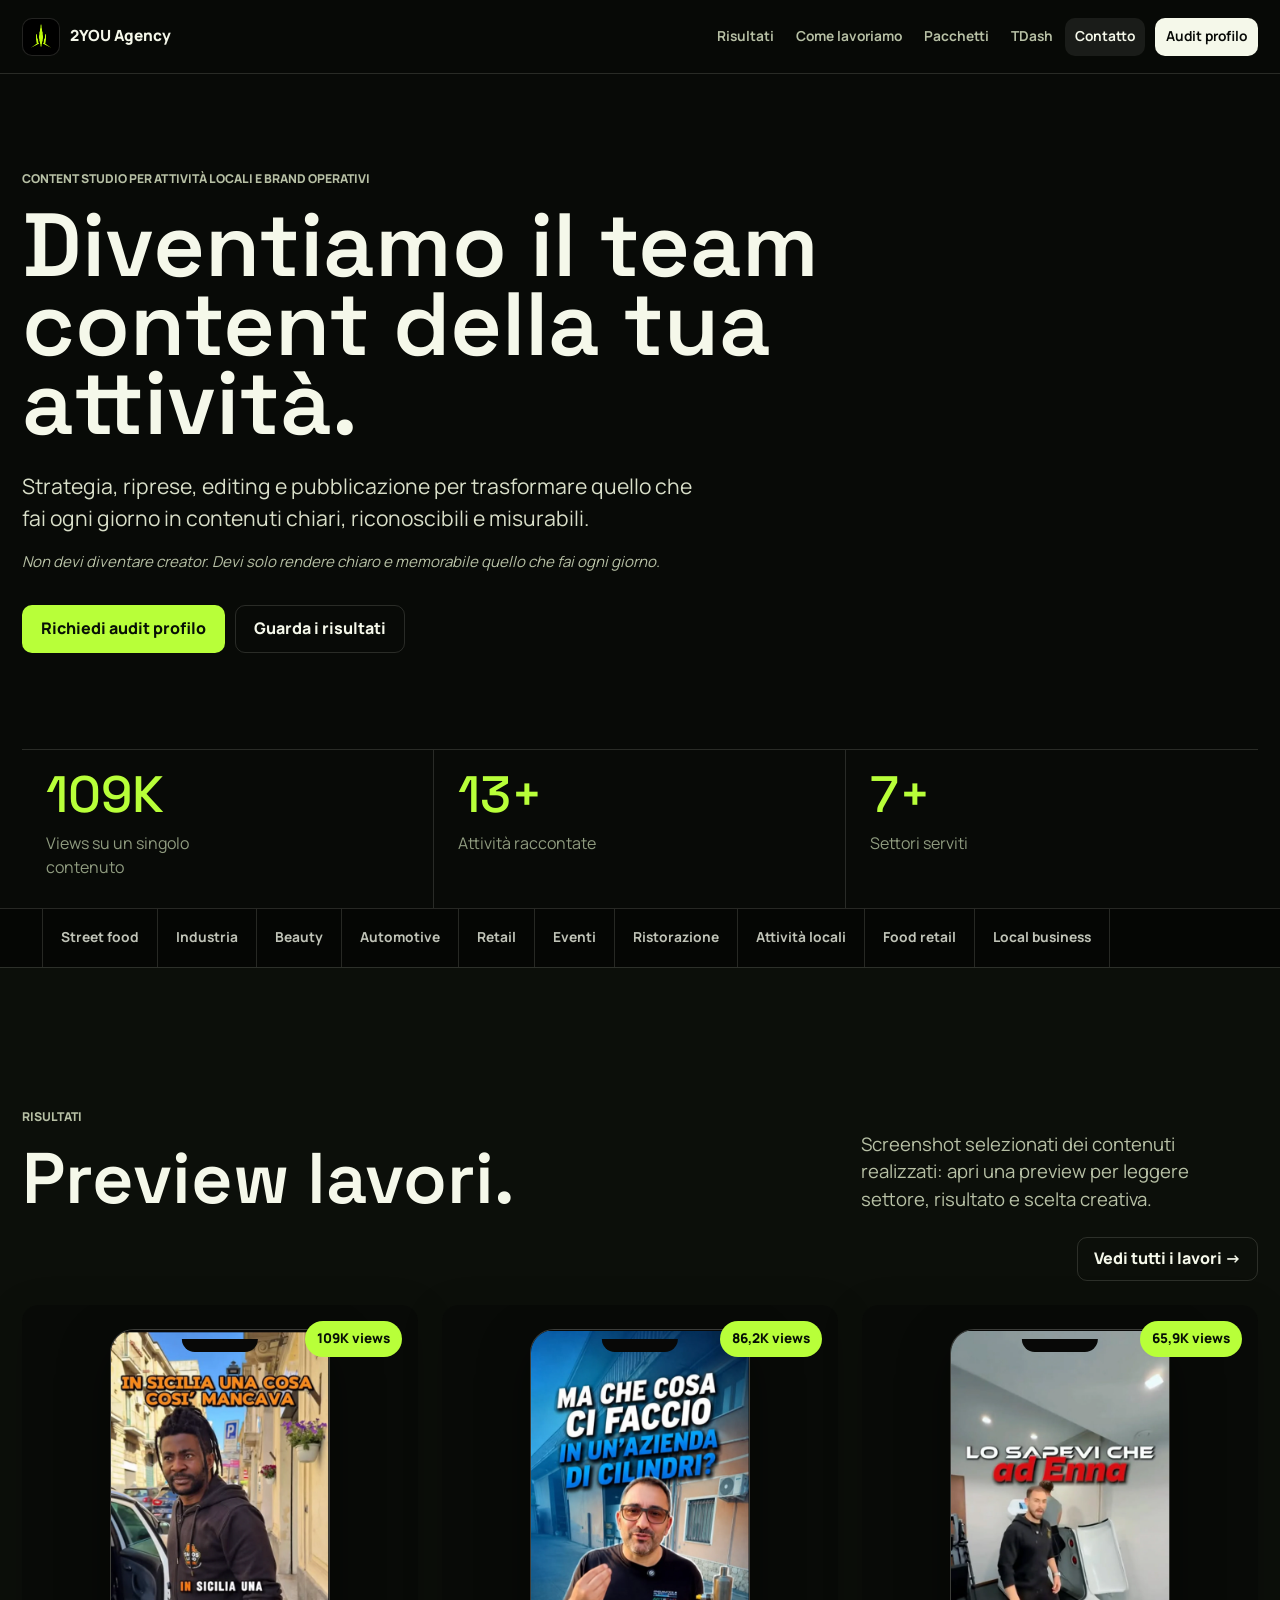
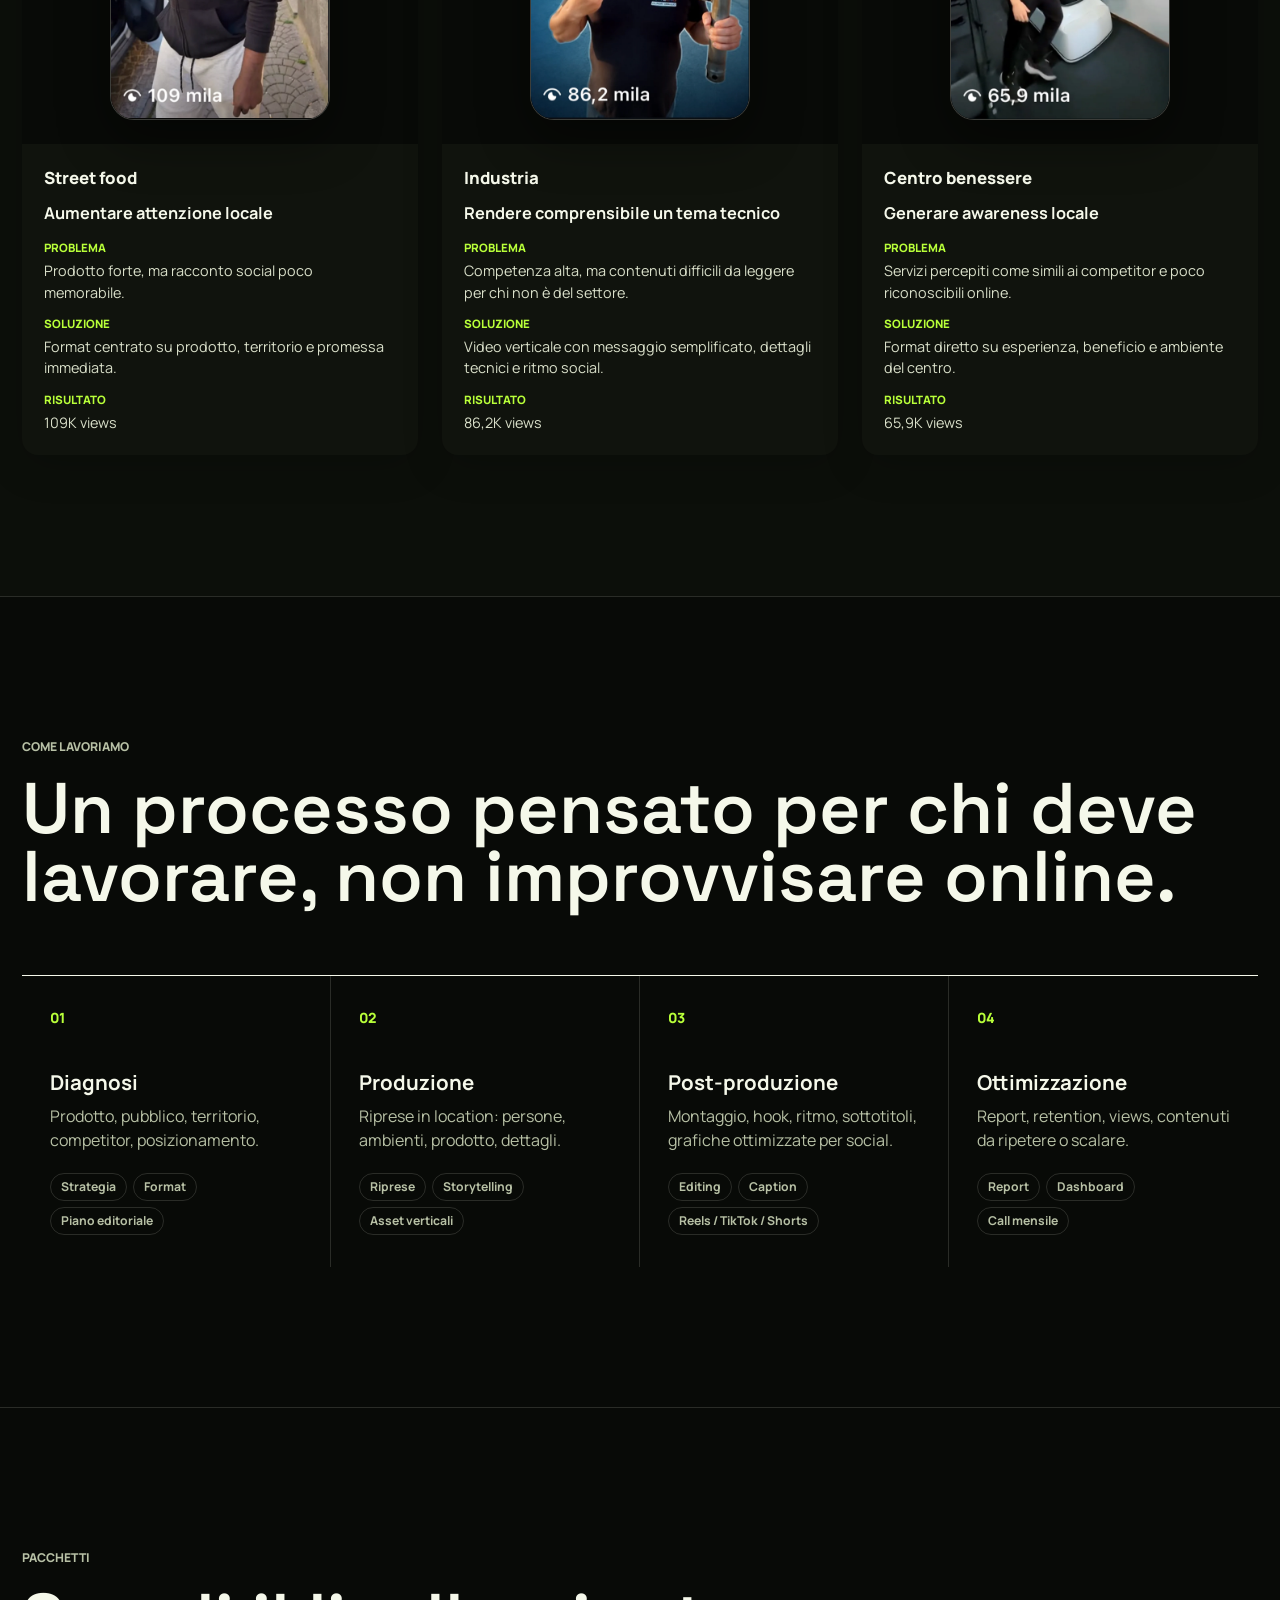
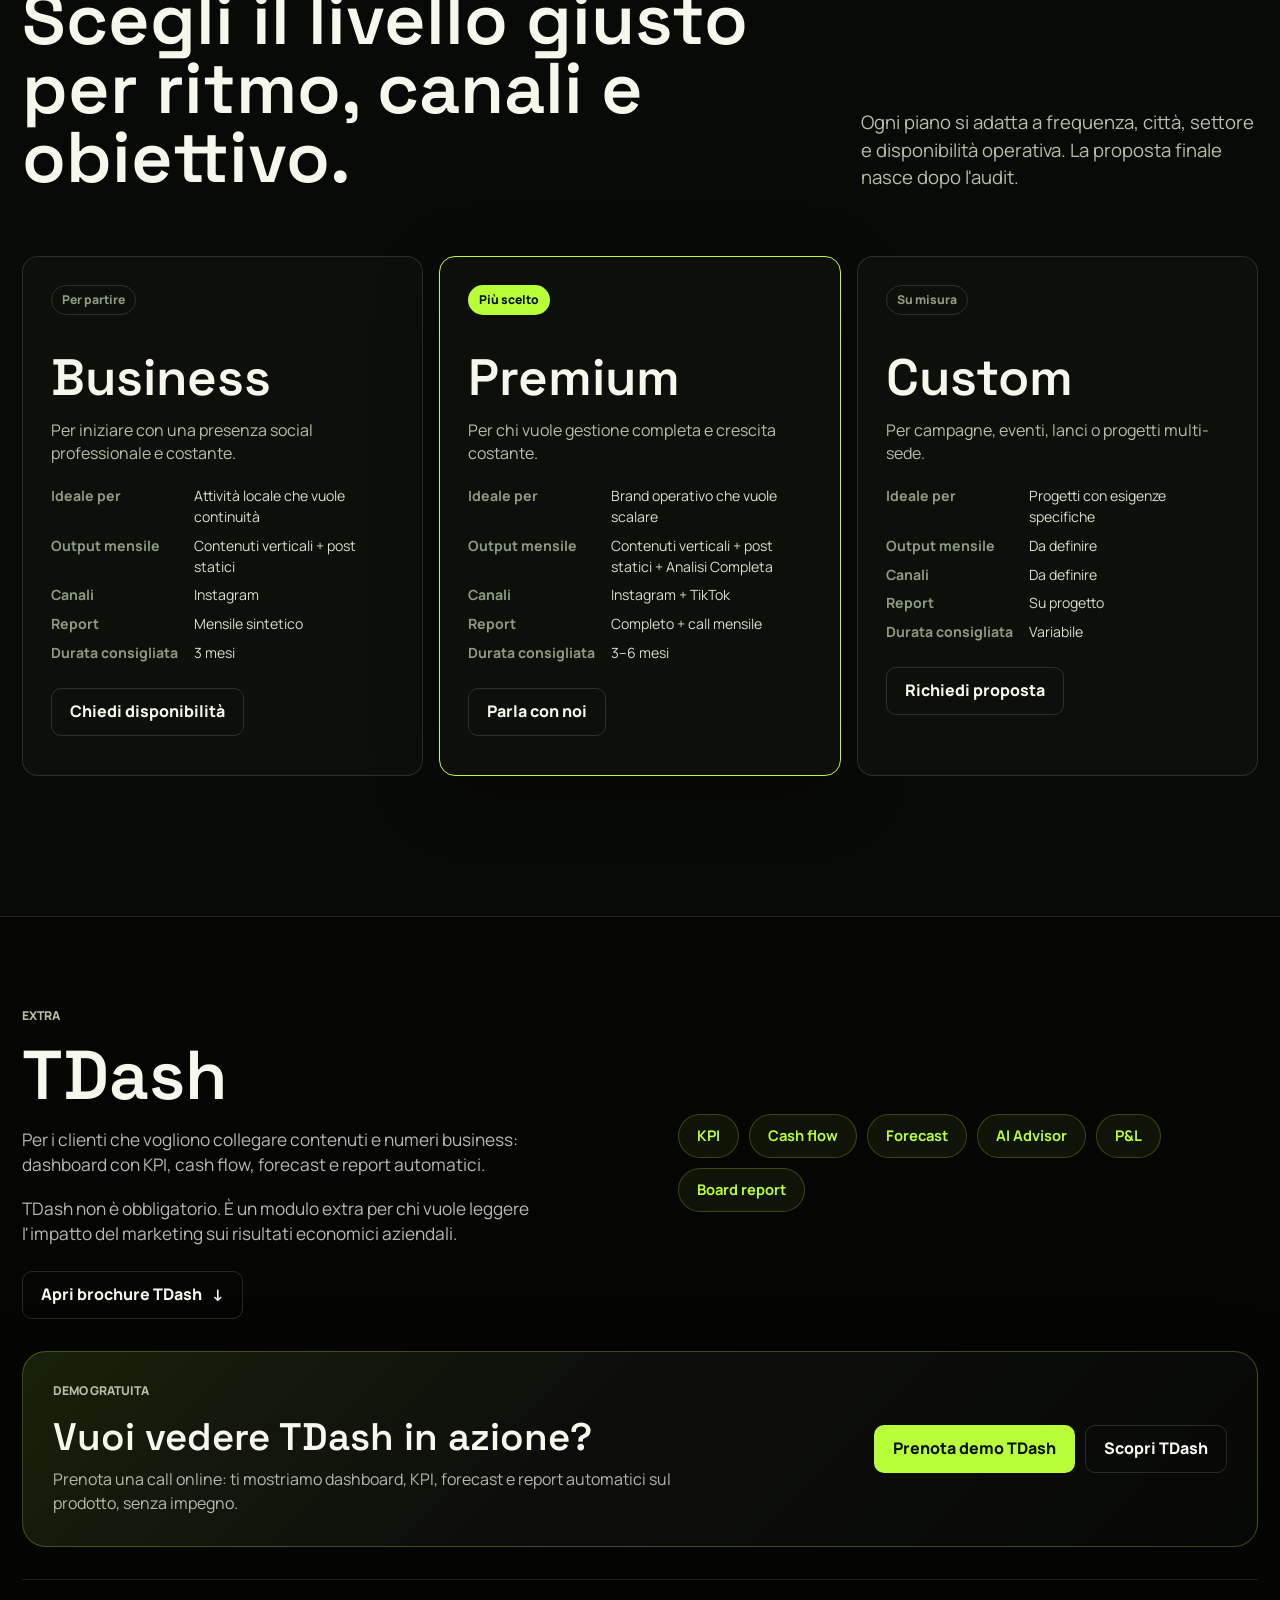
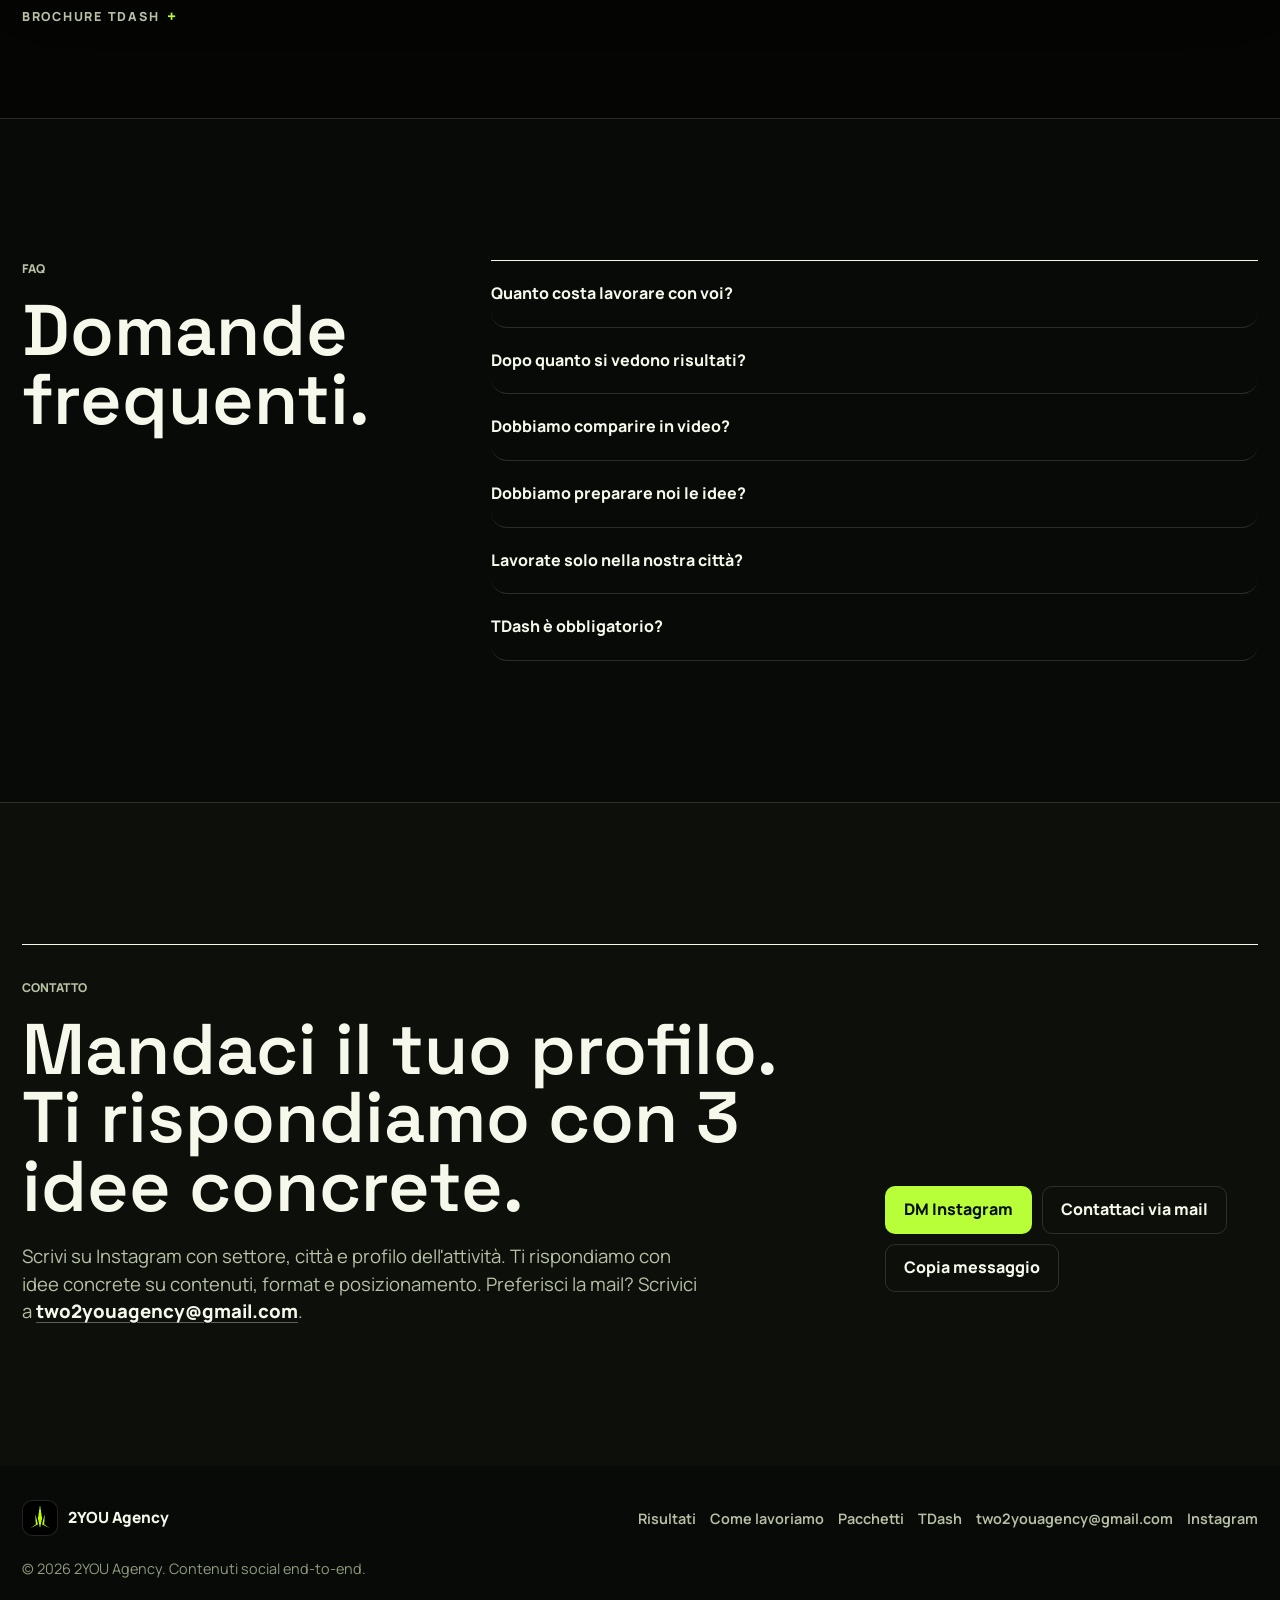
<file: site/index.html>
<!doctype html>
<html lang="it">
  <head>
    <meta charset="utf-8">
    <meta name="viewport" content="width=device-width, initial-scale=1">
    <title>2YOU Agency | Content studio per attivit&agrave; locali e brand operativi</title>
    <meta name="description" content="2YOU Agency crea contenuti social end-to-end per attivit&agrave; locali e brand operativi: strategia, riprese, editing, pubblicazione, report e risultati misurabili.">
    <meta name="theme-color" content="#080a07">
    <meta property="og:title" content="2YOU Agency">
    <meta property="og:description" content="Strategia, riprese, editing e pubblicazione per trasformare quello che fai ogni giorno in contenuti chiari, riconoscibili e misurabili.">
    <meta property="og:type" content="website">
    <meta property="og:image" content="assets/brand/site-icon-512.png">
    <link rel="preconnect" href="https://fonts.googleapis.com">
    <link rel="preconnect" href="https://fonts.gstatic.com" crossorigin>
    <link href="https://fonts.googleapis.com/css2?family=Manrope:wght@400;500;600;700;800&family=Space+Grotesk:wght@500;600;700&display=swap" rel="stylesheet">
    <link rel="icon" type="image/png" sizes="32x32" href="assets/brand/favicon-32.png">
    <link rel="apple-touch-icon" href="assets/brand/apple-touch-icon.png">
    <link rel="stylesheet" href="styles.css">
  </head>
  <body>
    <a class="skip-link" href="#main">Salta al contenuto</a>

    <header class="site-header" data-header>
      <a class="brand" href="#hero" aria-label="2YOU Agency home">
        <img src="assets/brand/logo-2you.png" alt="Logo 2YOU Agency" width="40" height="40">
        <span data-brand-name>2YOU Agency</span>
      </a>

      <button class="nav-toggle" type="button" aria-expanded="false" aria-controls="site-nav" aria-label="Apri menu">
        <span></span>
        <span></span>
      </button>

      <nav id="site-nav" class="site-nav" aria-label="Navigazione principale">
        <a href="#case-studies">Risultati</a>
        <a href="#come-lavoriamo">Come lavoriamo</a>
        <a href="#pacchetti">Pacchetti</a>
        <a href="#tdash">TDash</a>
        <a href="#contatto">Contatto</a>
        <a class="nav-cta" href="#contatto">Audit profilo</a>
      </nav>
    </header>

    <main id="main">
      <section id="hero" class="hero">
        <div class="hero-inner" data-reveal>
          <p class="eyebrow">Content studio per attivit&agrave; locali e brand operativi</p>
          <h1>Diventiamo il team content della tua attivit&agrave;.</h1>
          <p class="hero-sub">
            Strategia, riprese, editing e pubblicazione per trasformare quello che
            fai ogni giorno in contenuti chiari, riconoscibili e misurabili.
          </p>
          <p class="hero-manifesto">
            Non devi diventare creator. Devi solo rendere chiaro e memorabile
            quello che fai ogni giorno.
          </p>
          <div class="hero-actions">
            <a class="button button-primary" href="#contatto">Richiedi audit profilo</a>
            <a class="button button-secondary" href="#case-studies">Guarda i risultati</a>
          </div>
        </div>

        <div class="hero-metrics" aria-label="Metriche principali" data-reveal>
          <article>
            <span data-counter data-value="109" data-suffix="K">109K</span>
            <p>Views su un singolo contenuto</p>
          </article>
          <article>
            <span data-counter data-value="13" data-suffix="+">13+</span>
            <p>Attivit&agrave; raccontate</p>
          </article>
          <article>
            <span data-counter data-value="7" data-suffix="+">7+</span>
            <p>Settori serviti</p>
          </article>
        </div>
      </section>

      <div id="proof-strip" class="proof-strip" role="region" aria-label="Settori serviti">
        <div class="proof-track">
          <span>Street food</span>
          <span>Industria</span>
          <span>Beauty</span>
          <span>Automotive</span>
          <span>Retail</span>
          <span>Eventi</span>
          <span>Ristorazione</span>
          <span>Attivit&agrave; locali</span>
          <span>Food retail</span>
          <span>Local business</span>
        </div>
      </div>

      <section id="case-studies" class="section case-section" aria-labelledby="case-studies-title">
        <div class="section-shell">
          <div class="section-heading split" data-reveal>
            <div>
              <p class="section-label">Risultati</p>
              <h2 id="case-studies-title">Preview lavori.</h2>
            </div>
            <p>
              Screenshot selezionati dei contenuti realizzati: apri una preview per
              leggere settore, risultato e scelta creativa.
            </p>
          </div>

          <div class="case-toolbar" data-reveal>
            <button class="archive-link" type="button" aria-expanded="false" data-show-all-works>
              Vedi tutti i lavori &rarr;
            </button>
          </div>
          <div id="case-grid" class="case-grid" aria-live="polite"></div>
        </div>
      </section>

      <section id="come-lavoriamo" class="section">
        <div class="section-shell">
          <div class="section-heading" data-reveal>
            <p class="section-label">Come lavoriamo</p>
            <h2>Un processo pensato per chi deve lavorare, non improvvisare online.</h2>
          </div>
          <div class="process-steps">
            <article class="process-step" data-reveal>
              <span class="step-num">01</span>
              <h3>Diagnosi</h3>
              <p>Prodotto, pubblico, territorio, competitor, posizionamento.</p>
              <div class="step-tags">
                <span>Strategia</span><span>Format</span><span>Piano editoriale</span>
              </div>
            </article>
            <article class="process-step" data-reveal>
              <span class="step-num">02</span>
              <h3>Produzione</h3>
              <p>Riprese in location: persone, ambienti, prodotto, dettagli.</p>
              <div class="step-tags">
                <span>Riprese</span><span>Storytelling</span><span>Asset verticali</span>
              </div>
            </article>
            <article class="process-step" data-reveal>
              <span class="step-num">03</span>
              <h3>Post-produzione</h3>
              <p>Montaggio, hook, ritmo, sottotitoli, grafiche ottimizzate per social.</p>
              <div class="step-tags">
                <span>Editing</span><span>Caption</span><span>Reels / TikTok / Shorts</span>
              </div>
            </article>
            <article class="process-step" data-reveal>
              <span class="step-num">04</span>
              <h3>Ottimizzazione</h3>
              <p>Report, retention, views, contenuti da ripetere o scalare.</p>
              <div class="step-tags">
                <span>Report</span><span>Dashboard</span><span>Call mensile</span>
              </div>
            </article>
          </div>
        </div>
      </section>

      <section id="pacchetti" class="section packages-section" aria-labelledby="packages-title">
        <div class="section-shell">
          <div class="section-heading split" data-reveal>
            <div>
              <p class="section-label">Pacchetti</p>
              <h2 id="packages-title">Scegli il livello giusto per ritmo, canali e obiettivo.</h2>
            </div>
            <p>
              Ogni piano si adatta a frequenza, citt&agrave;, settore e disponibilit&agrave;
              operativa. La proposta finale nasce dopo l'audit.
            </p>
          </div>

          <div class="package-grid">
            <article class="package-card" data-reveal>
              <span class="package-badge">Per partire</span>
              <h3>Business</h3>
              <p class="package-pitch">Per iniziare con una presenza social professionale e costante.</p>
              <dl class="package-specs">
                <dt>Ideale per</dt><dd>Attivit&agrave; locale che vuole continuit&agrave;</dd>
                <dt>Output mensile</dt><dd>Contenuti verticali + post statici</dd>
                <dt>Canali</dt><dd>Instagram</dd>
                <dt>Report</dt><dd>Mensile sintetico</dd>
                <dt>Durata consigliata</dt><dd>3 mesi</dd>
              </dl>
              <a class="button button-secondary package-cta" href="#contatto">Chiedi disponibilit&agrave;</a>
            </article>

            <article class="package-card package-featured" data-reveal>
              <span class="package-badge">Pi&ugrave; scelto</span>
              <h3>Premium</h3>
              <p class="package-pitch">Per chi vuole gestione completa e crescita costante.</p>
              <dl class="package-specs">
                <dt>Ideale per</dt><dd>Brand operativo che vuole scalare</dd>
                <dt>Output mensile</dt><dd>Contenuti verticali + post statici + Analisi Completa</dd>
                <dt>Canali</dt><dd>Instagram + TikTok</dd>
                <dt>Report</dt><dd>Completo + call mensile</dd>
                <dt>Durata consigliata</dt><dd>3&ndash;6 mesi</dd>
              </dl>
              <a class="button button-secondary package-cta" href="#contatto">Parla con noi</a>
            </article>

            <article class="package-card" data-reveal>
              <span class="package-badge">Su misura</span>
              <h3>Custom</h3>
              <p class="package-pitch">Per campagne, eventi, lanci o progetti multi-sede.</p>
              <dl class="package-specs">
                <dt>Ideale per</dt><dd>Progetti con esigenze specifiche</dd>
                <dt>Output mensile</dt><dd>Da definire</dd>
                <dt>Canali</dt><dd>Da definire</dd>
                <dt>Report</dt><dd>Su progetto</dd>
                <dt>Durata consigliata</dt><dd>Variabile</dd>
              </dl>
              <a class="button button-secondary package-cta" href="#contatto">Richiedi proposta</a>
            </article>
          </div>
        </div>
      </section>

      <section id="tdash" class="section section-tight tdash-mini-section" data-reveal>
        <div class="section-shell tdash-mini-layout">
          <div class="tdash-mini-copy">
            <p class="section-label">Extra</p>
            <h2>TDash</h2>
            <p>
              Per i clienti che vogliono collegare contenuti e numeri business:
              dashboard con KPI, cash flow, forecast e report automatici.
            </p>
            <p class="tdash-disclaimer">
              TDash non &egrave; obbligatorio. &Egrave; un modulo extra per chi vuole leggere
              l'impatto del marketing sui risultati economici aziendali.
            </p>
            <div class="tdash-mini-actions">
              <button class="button button-secondary" type="button" data-brochure-toggle>
                Apri brochure TDash
              </button>
            </div>
          </div>
          <div class="tdash-mini-pills" aria-hidden="true">
            <span>KPI</span>
            <span>Cash flow</span>
            <span>Forecast</span>
            <span>AI Advisor</span>
            <span>P&amp;L</span>
            <span>Board report</span>
          </div>
        </div>

        <div class="section-shell tdash-demo-card">
          <div>
            <p class="section-label">Demo gratuita</p>
            <h3>Vuoi vedere TDash in azione?</h3>
            <p>
              Prenota una call online: ti mostriamo dashboard, KPI, forecast e report automatici
              sul prodotto, senza impegno.
            </p>
          </div>
          <div class="tdash-demo-actions">
            <a class="button button-primary" href="mailto:two2youagency@gmail.com?subject=Demo%20gratuita%20TDash&body=Ciao%202YOU%2C%0A%0Avorrei%20prenotare%20una%20demo%20gratuita%20online%20di%20TDash.%0A%0AAzienda%3A%20%0ARuolo%3A%20%0AGiorni%2Forari%20preferiti%3A%20%0AObiettivo%20principale%3A%20">Prenota demo TDash</a>
            <a class="button button-secondary" href="#contatto">Scopri TDash</a>
          </div>
        </div>

        <details class="tdash-brochure-toggle section-shell" data-brochure-details>
          <summary>Brochure TDash</summary>
          <div class="brochure-module">
            <div class="brochure-copy">
              <p class="section-label">Brochure TDash</p>
              <h3>Sfoglia la brochure TDash.</h3>
              <p>Una preview guidata della piattaforma: moduli, dashboard, AI Advisor, forecast e report per PMI.</p>
            </div>

            <div class="brochure-reader" tabindex="0" aria-label="Viewer brochure TDash">
              <div class="reader-frame">
                <button class="reader-arrow reader-arrow-prev" type="button" aria-label="Pagina precedente brochure" data-brochure-prev>
                  <span aria-hidden="true">&larr;</span>
                </button>
                <button class="reader-page-button" type="button" aria-label="Ingrandisci pagina brochure TDash" data-brochure-zoom-open>
                  <img src="assets/tdash/pages/tdash-page-01.webp" alt="Brochure TDash pagina 1" width="2600" height="1464" loading="lazy" decoding="async" data-brochure-page>
                </button>
                <button class="reader-arrow reader-arrow-next" type="button" aria-label="Pagina successiva brochure" data-brochure-next>
                  <span aria-hidden="true">&rarr;</span>
                </button>
              </div>
            </div>
          </div>

          <div class="brochure-zoom" role="dialog" aria-modal="true" aria-labelledby="brochure-zoom-title" aria-hidden="true" data-brochure-zoom>
            <div class="brochure-zoom-backdrop" data-brochure-zoom-close></div>
            <div class="brochure-zoom-panel" role="document">
              <div class="brochure-zoom-top">
                <h2 id="brochure-zoom-title">Brochure TDash</h2>
                <button class="brochure-zoom-close" type="button" aria-label="Chiudi brochure" data-brochure-zoom-close>&times;</button>
              </div>
              <div class="brochure-zoom-stage">
                <img src="assets/tdash/pages/tdash-page-01.webp" alt="Brochure TDash pagina 1 ingrandita" width="2600" height="1464" loading="lazy" decoding="async" data-brochure-zoom-image>
              </div>
              <div class="brochure-zoom-controls">
                <button type="button" data-brochure-zoom-prev>Indietro</button>
                <button type="button" data-brochure-zoom-next>Avanti</button>
              </div>
            </div>
          </div>
        </details>
      </section>

      <section class="section faq-section" id="faq">
        <div class="section-shell faq-layout">
          <div data-reveal>
            <p class="section-label">FAQ</p>
            <h2>Domande frequenti.</h2>
          </div>
          <div class="faq-list">
            <details data-reveal>
              <summary>Quanto costa lavorare con voi?</summary>
              <p>I piani partono da un investimento mensile fisso, calibrato su frequenza, citt&agrave; e canali.
              La cifra esatta la definiamo dopo l'audit profilo, perch&eacute; ogni attivit&agrave; ha esigenze diverse.</p>
            </details>
            <details data-reveal>
              <summary>Dopo quanto si vedono risultati?</summary>
              <p>Le prime indicazioni arrivano gi&agrave; dai primi contenuti pubblicati.
              La crescita reale richiede continuit&agrave;, test e ottimizzazione: di solito 6&ndash;10 settimane.</p>
            </details>
            <details data-reveal>
              <summary>Dobbiamo comparire in video?</summary>
              <p>No. Costruiamo format con prodotto, ambiente, mani, team, clienti,
              dettagli e voce narrante. La presenza in camera &egrave; un'opzione, non un requisito.</p>
            </details>
            <details data-reveal>
              <summary>Dobbiamo preparare noi le idee?</summary>
              <p>No. Partiamo da diagnosi, settore e obiettivi.
              Poi costruiamo format, piano contenuti e riprese.</p>
            </details>
            <details data-reveal>
              <summary>Lavorate solo nella nostra citt&agrave;?</summary>
              <p>Dipende dal progetto. Le produzioni si organizzano in giornate concentrate
              o su piani ricorrenti, anche fuori sede.</p>
            </details>
            <details data-reveal>
              <summary>TDash &egrave; obbligatorio?</summary>
              <p>No. &Egrave; un modulo extra per chi vuole collegare marketing, KPI e risultati economici.
              Si attiva solo se ha senso per il tuo business.</p>
            </details>
          </div>
        </div>
      </section>

      <section id="contatto" class="section contact-section">
        <div class="section-shell contact-panel" data-reveal>
          <div>
            <p class="section-label">Contatto</p>
            <h2>Mandaci il tuo profilo. Ti rispondiamo con 3 idee concrete.</h2>
            <p class="contact-sub">
              Scrivi su Instagram con settore, citt&agrave; e profilo dell'attivit&agrave;.
              Ti rispondiamo con idee concrete su contenuti, format e posizionamento.
              Preferisci la mail? Scrivici a
              <a class="contact-email" href="mailto:two2youagency@gmail.com">two2youagency@gmail.com</a>.
            </p>
          </div>
          <div class="contact-actions-block">
            <div class="contact-actions">
              <a class="button button-primary" href="https://www.instagram.com/2youagency/" target="_blank" rel="noopener">DM Instagram</a>
              <a class="button button-secondary" href="mailto:two2youagency@gmail.com?subject=Audit%20profilo%20-%202YOU%20Agency&body=Ciao%202YOU%2C%0A%0Avorrei%20un%20audit%20del%20profilo%20della%20mia%20attivit%C3%A0.%0A%0ASettore%3A%20%0ACitt%C3%A0%3A%20%0AProfilo%20Instagram%3A%20%0AObiettivo%20principale%3A%20">Contattaci via mail</a>
              <button class="button button-secondary" type="button" data-copy-message>
                Copia messaggio
              </button>
            </div>
            <p class="copy-feedback" aria-live="polite" data-copy-feedback></p>
          </div>
        </div>
      </section>
    </main>

    <footer class="site-footer">
      <a class="brand footer-brand" href="#hero">
        <img src="assets/brand/logo-2you.png" alt="Logo 2YOU Agency" width="36" height="36">
        <span>2YOU Agency</span>
      </a>
      <nav class="footer-links" aria-label="Navigazione footer">
        <a href="#case-studies">Risultati</a>
        <a href="#come-lavoriamo">Come lavoriamo</a>
        <a href="#pacchetti">Pacchetti</a>
        <a href="#tdash">TDash</a>
        <a href="mailto:two2youagency@gmail.com">two2youagency@gmail.com</a>
        <a href="https://www.instagram.com/2youagency/" target="_blank" rel="noopener">Instagram</a>
      </nav>
      <p>&copy; <span id="year"></span> 2YOU Agency. Contenuti social end-to-end.</p>
    </footer>

    <div class="lightbox" role="dialog" aria-modal="true" aria-labelledby="lightbox-title" aria-hidden="true" data-lightbox>
      <div class="lightbox-backdrop" data-lightbox-close></div>
      <div class="lightbox-panel" role="document">
        <button class="lightbox-close" type="button" aria-label="Chiudi risultato" data-lightbox-close>&times;</button>
        <div class="phone-shell lightbox-phone">
          <img src="assets/screens/work-09.webp" alt="Risultato Street food con 109K views" width="1080" height="1920" loading="lazy" decoding="async" data-lightbox-image>
        </div>
        <div class="lightbox-copy">
          <span data-lightbox-category></span>
          <h2 id="lightbox-title" data-lightbox-sector></h2>
          <strong data-lightbox-views></strong>
          <p data-lightbox-insight></p>
        </div>
      </div>
    </div>

    <script type="application/ld+json">
      {
        "@context": "https://schema.org",
        "@type": "Organization",
        "name": "2YOU Agency",
        "url": "https://www.instagram.com/2youagency/",
        "email": "two2youagency@gmail.com",
        "sameAs": ["https://www.instagram.com/2youagency/"],
        "description": "Agenzia di contenuti social end-to-end per video verticali, Reels, TikTok, Shorts e report."
      }
    </script>
    <script src="script.js" defer></script>
  </body>
</html>
</file>
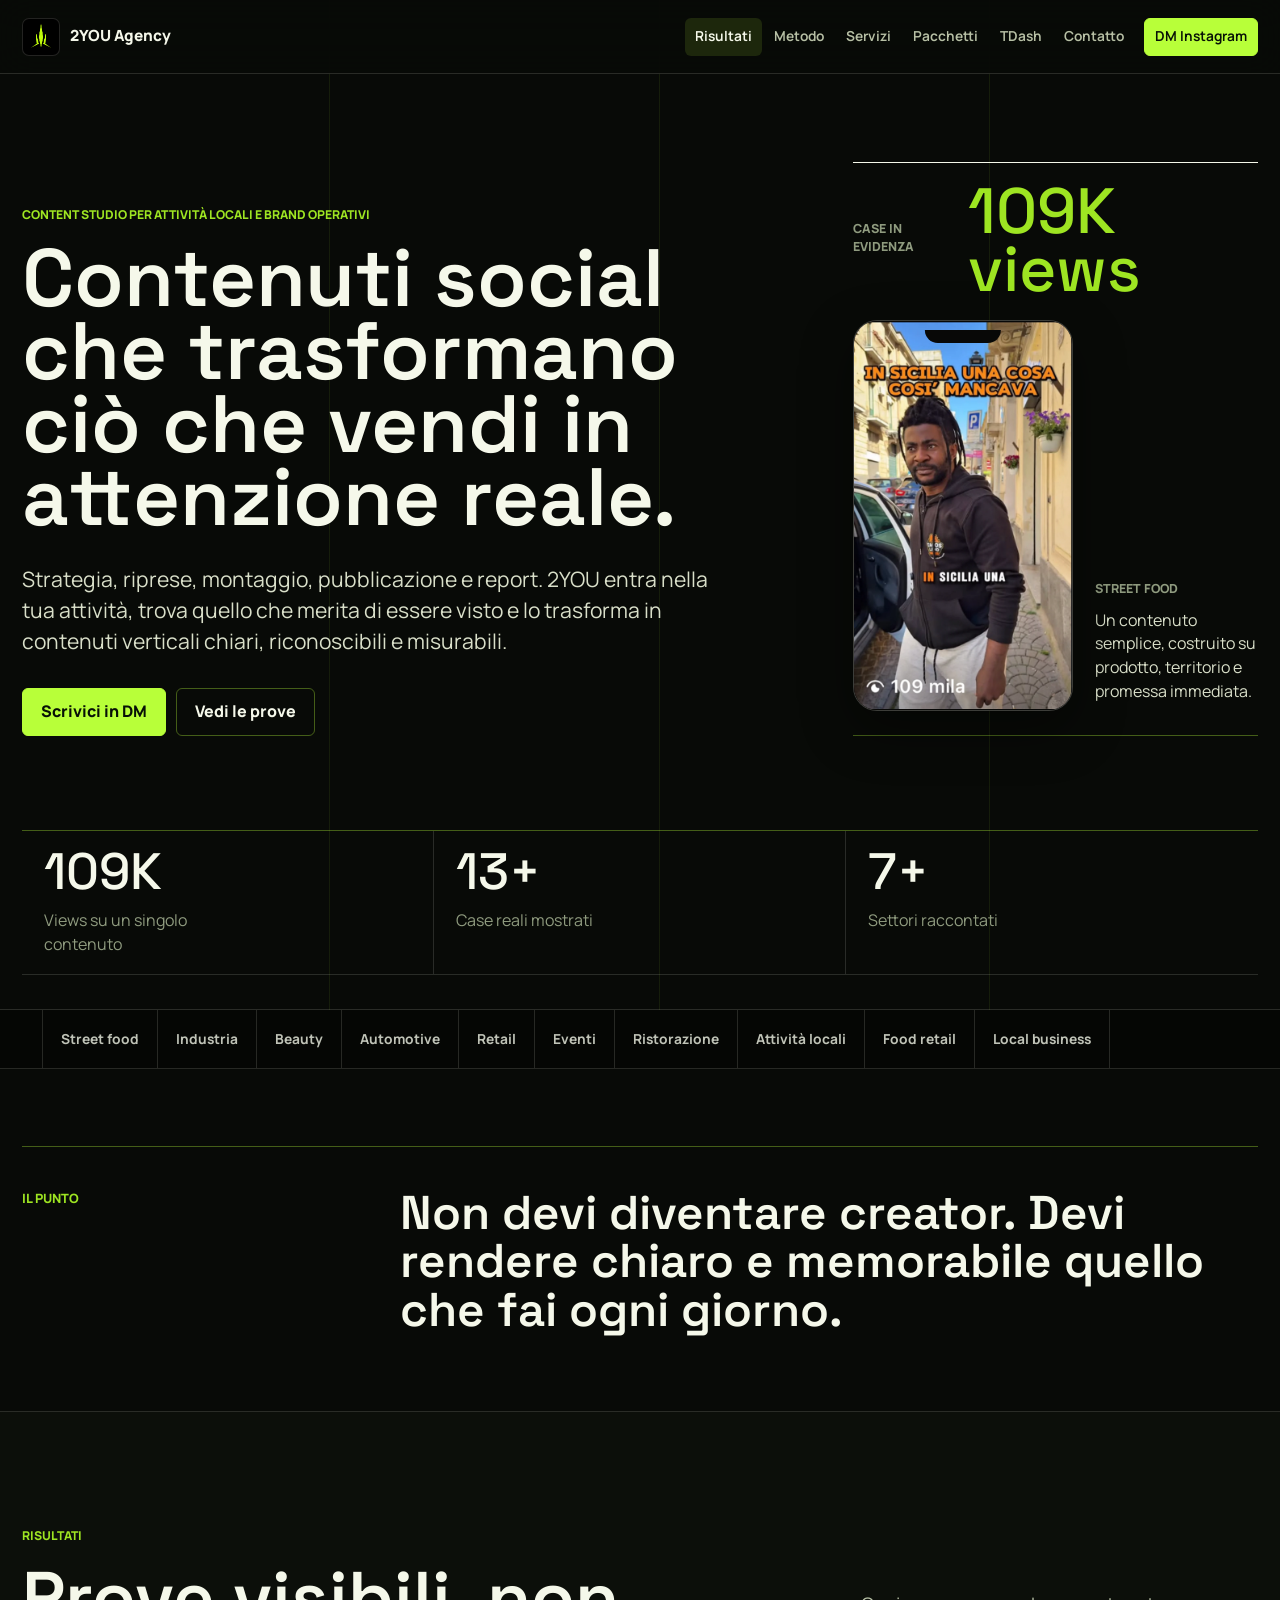
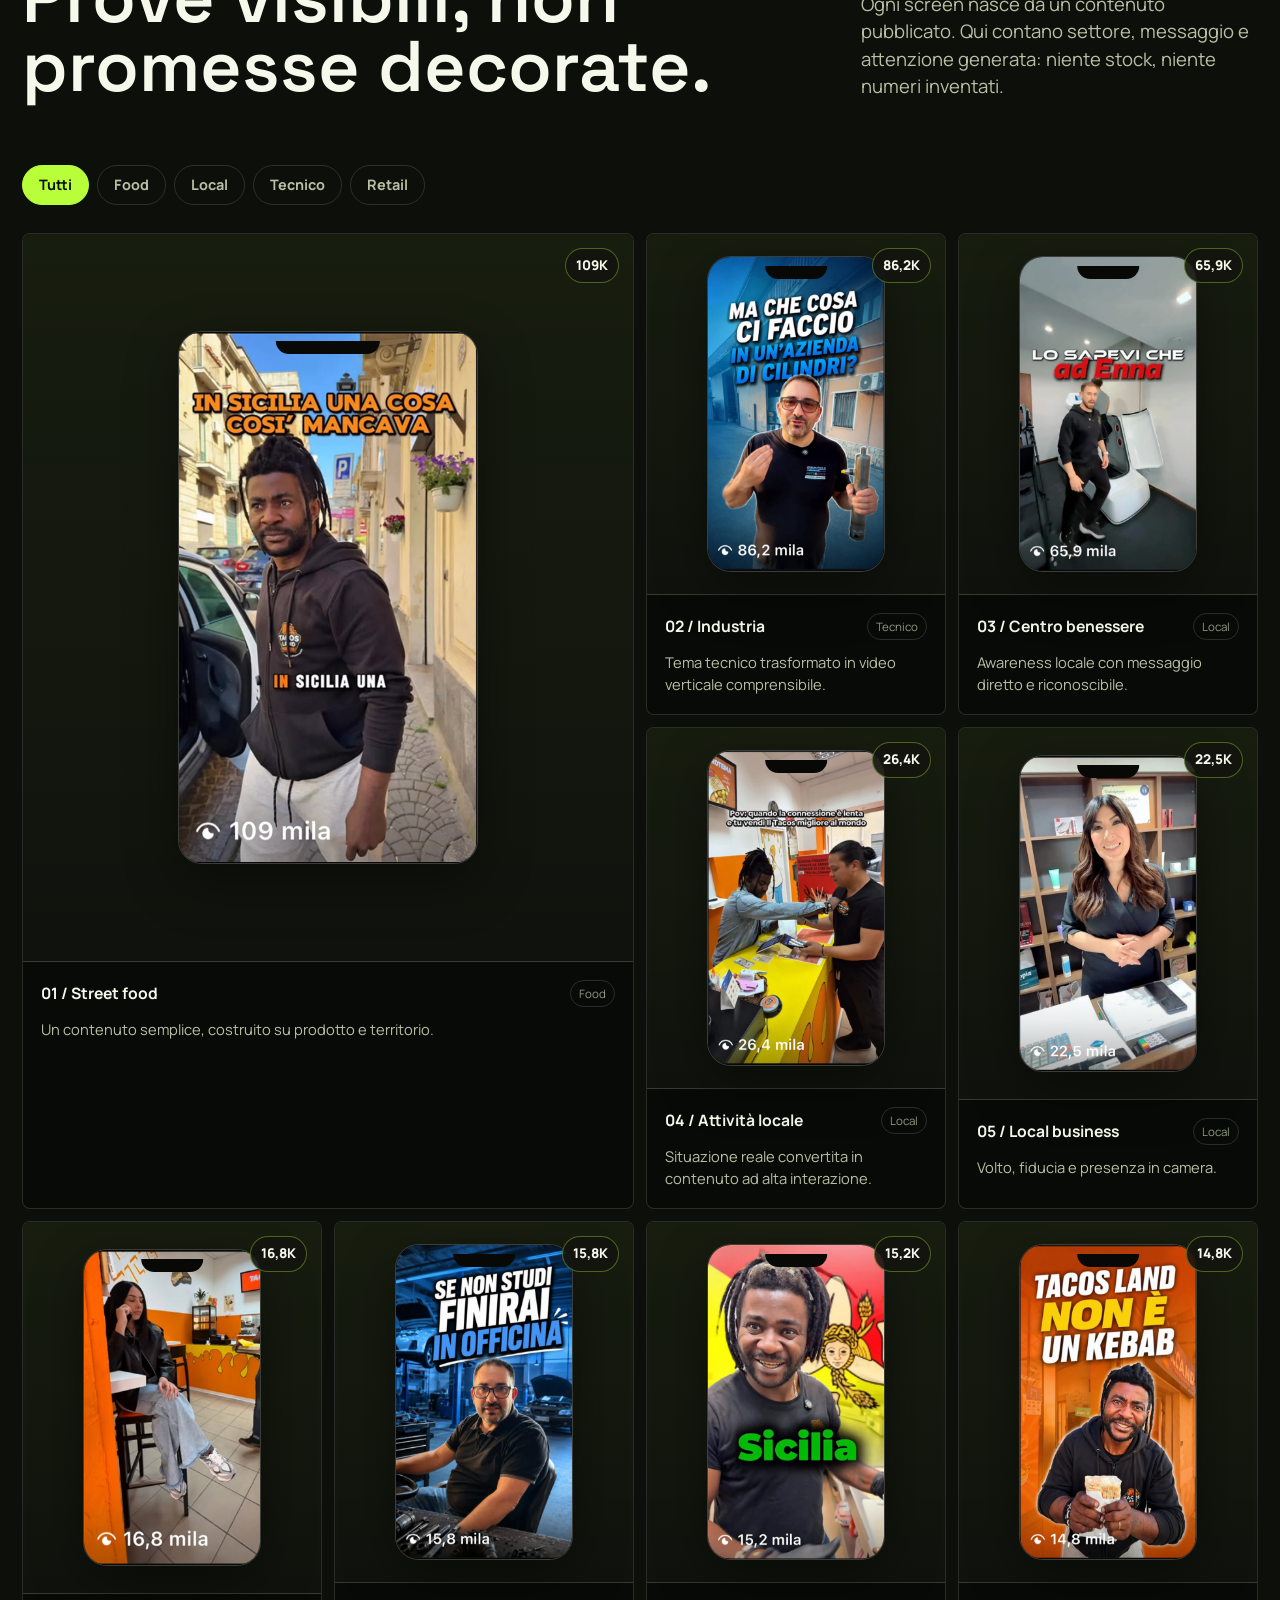
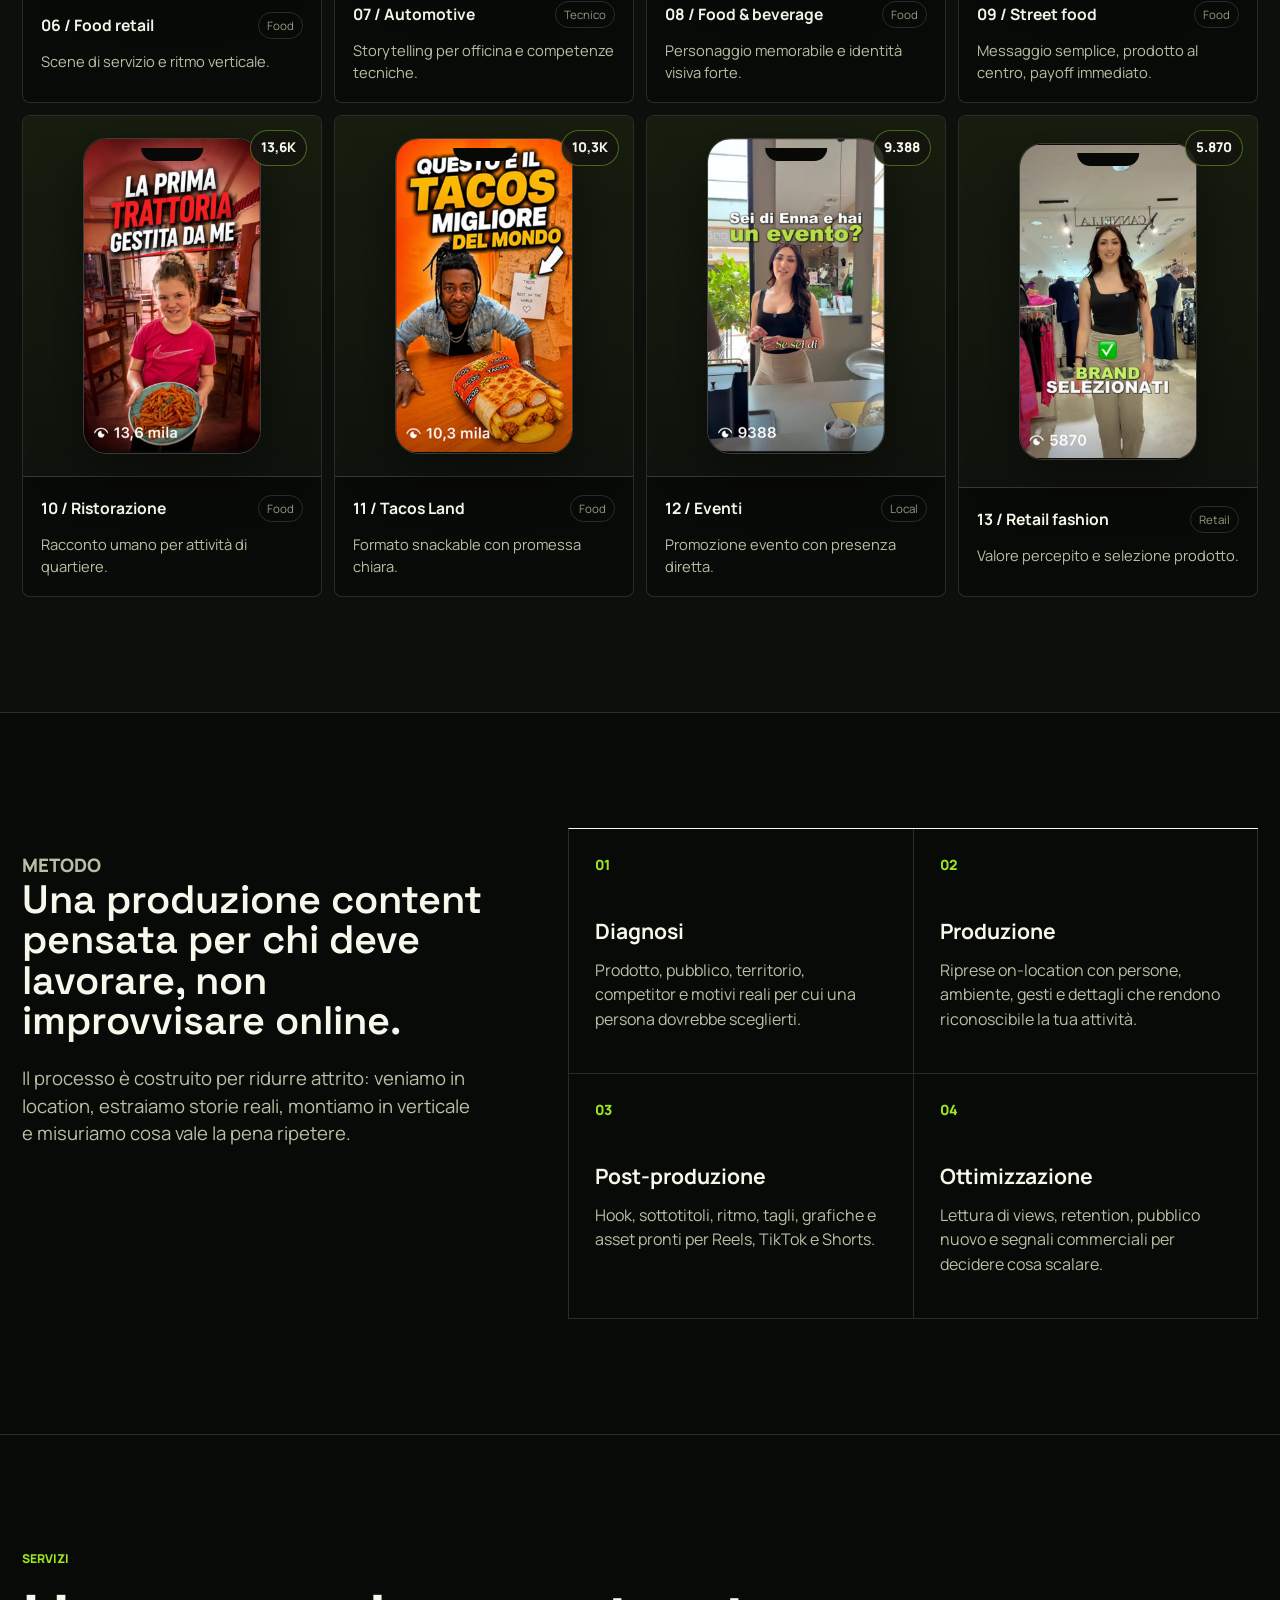
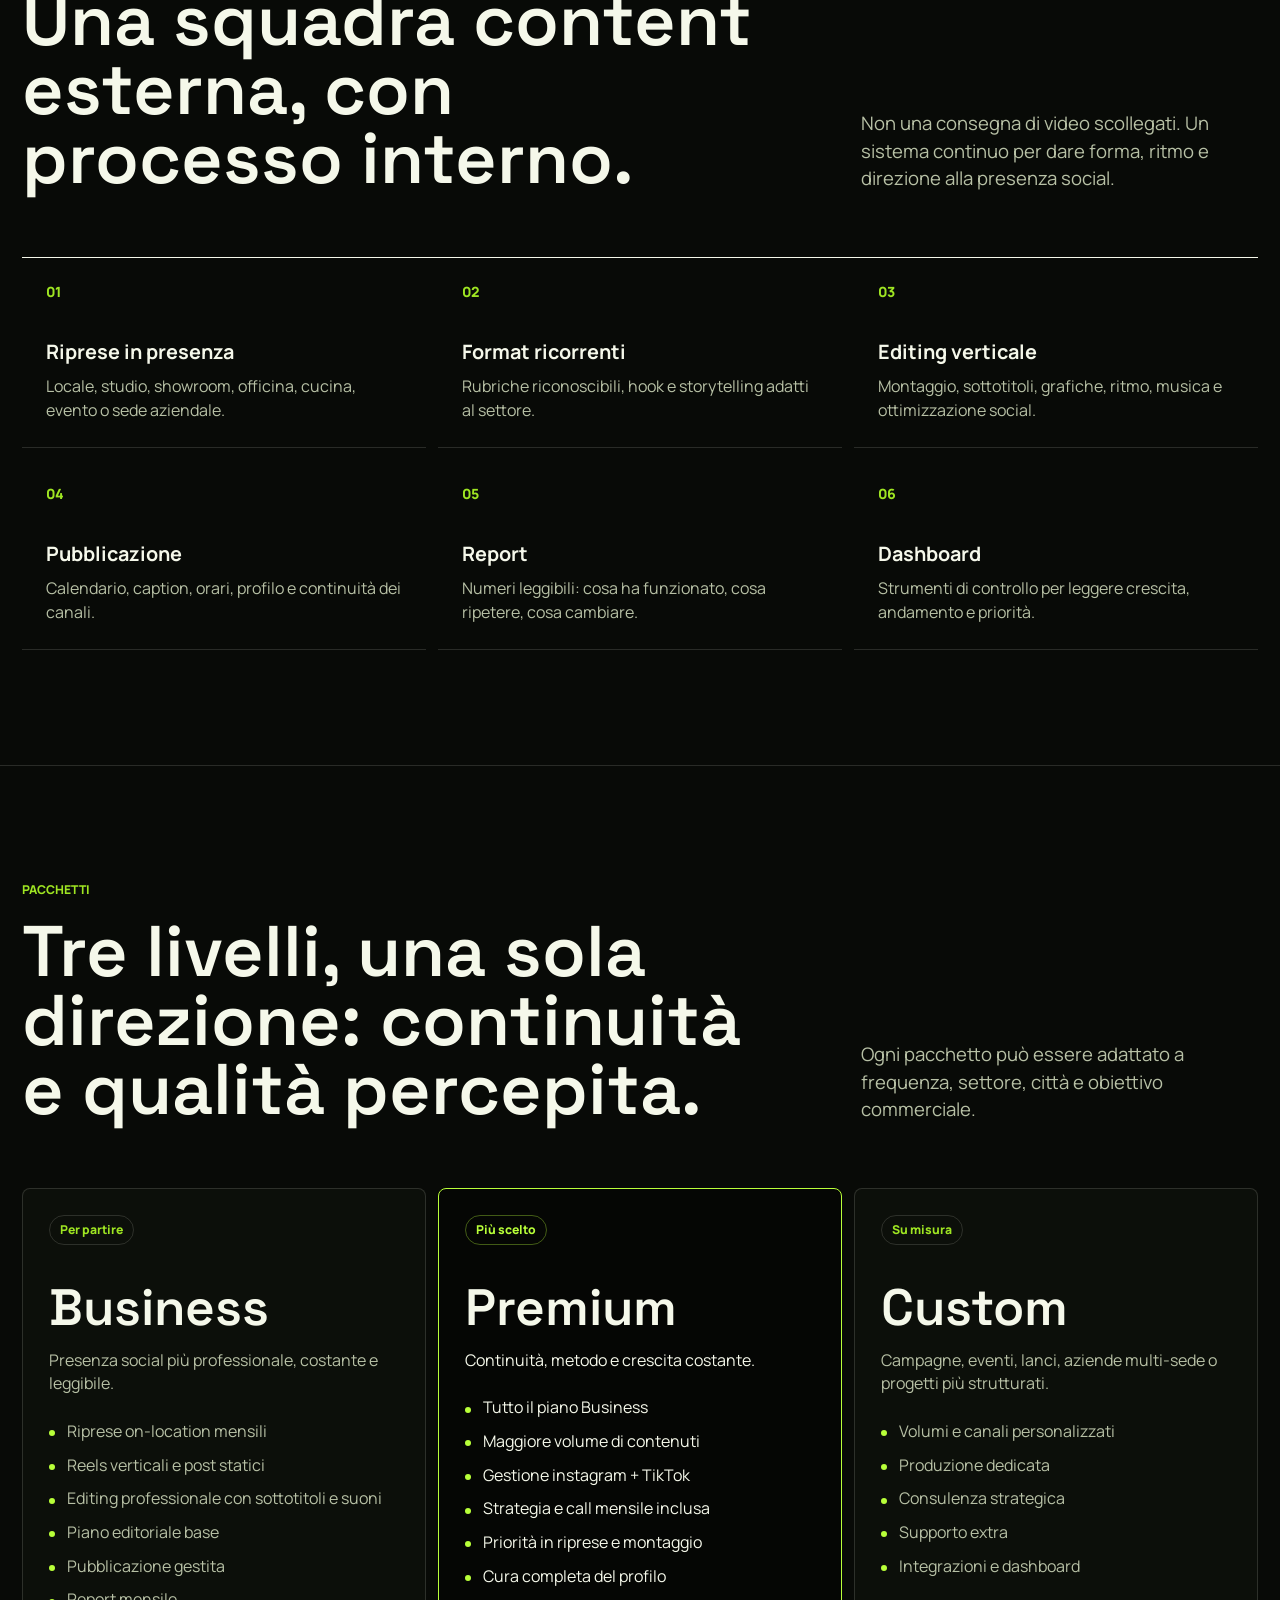
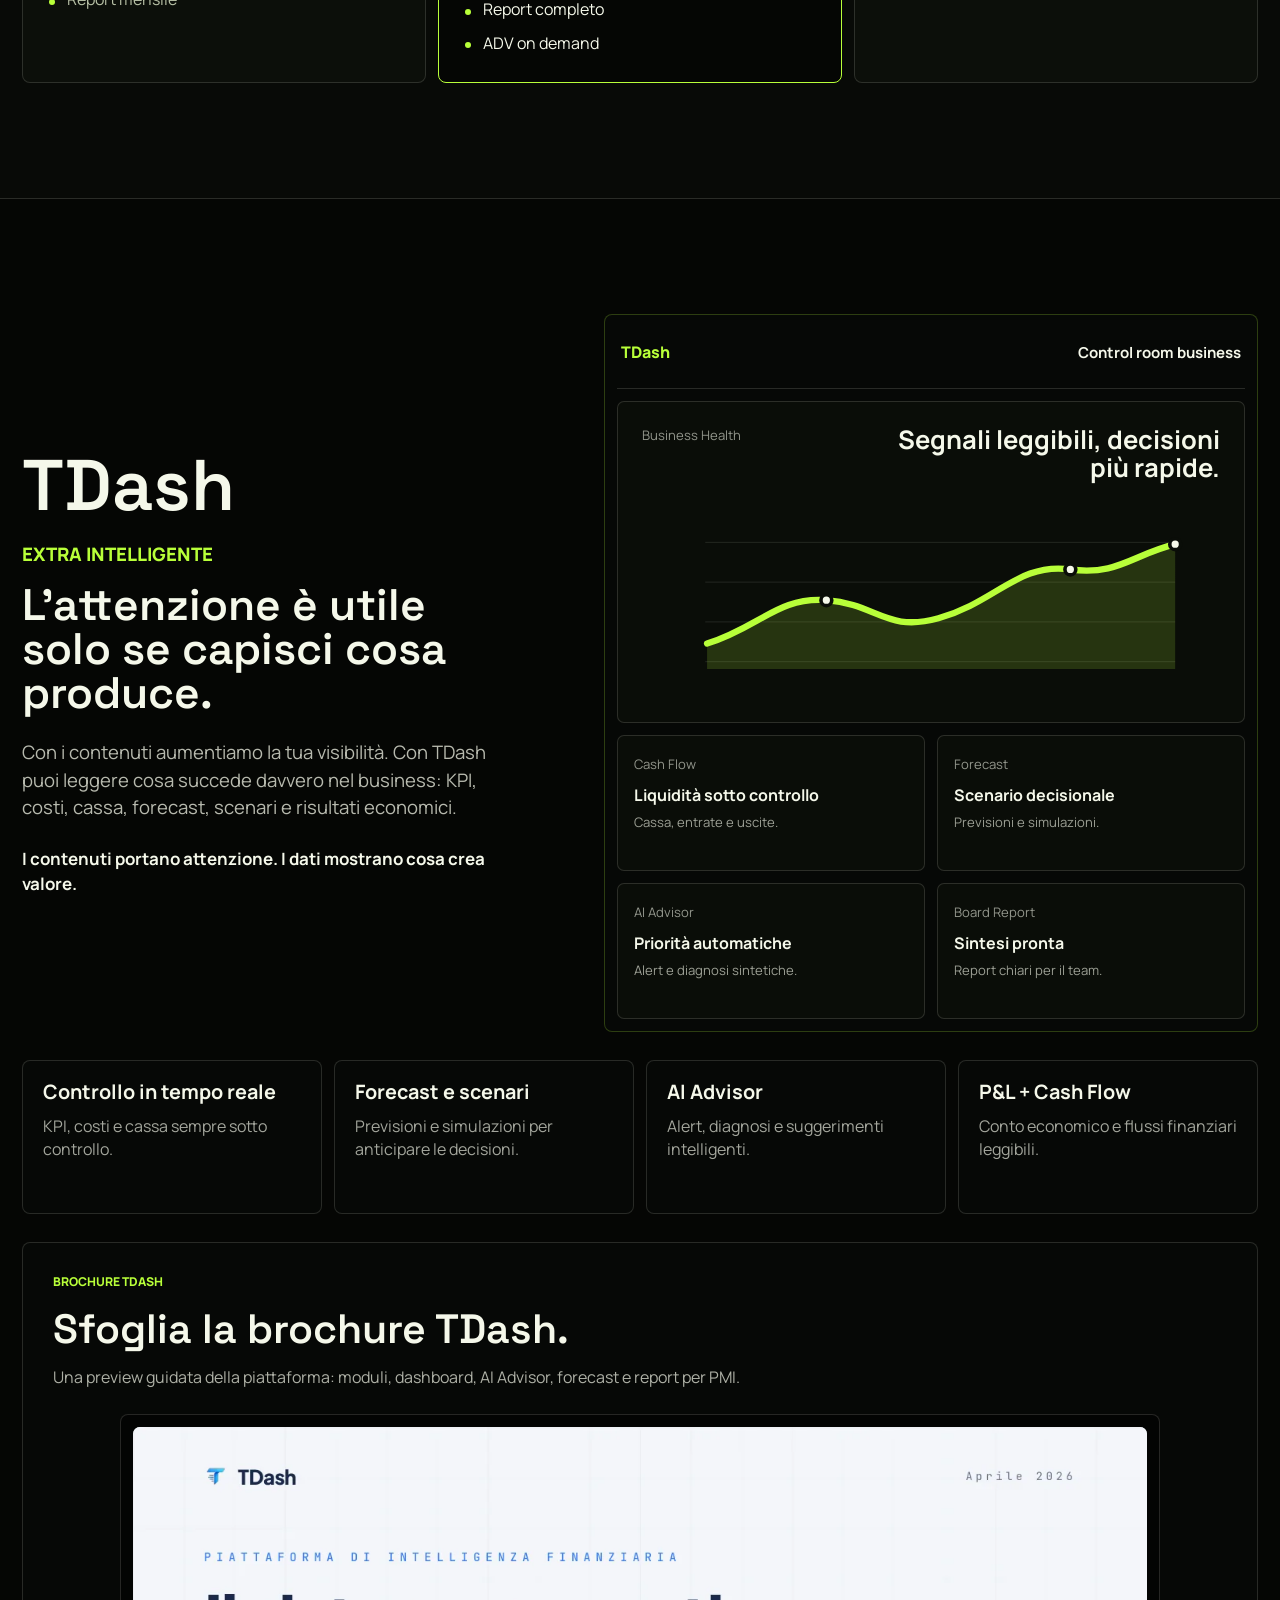
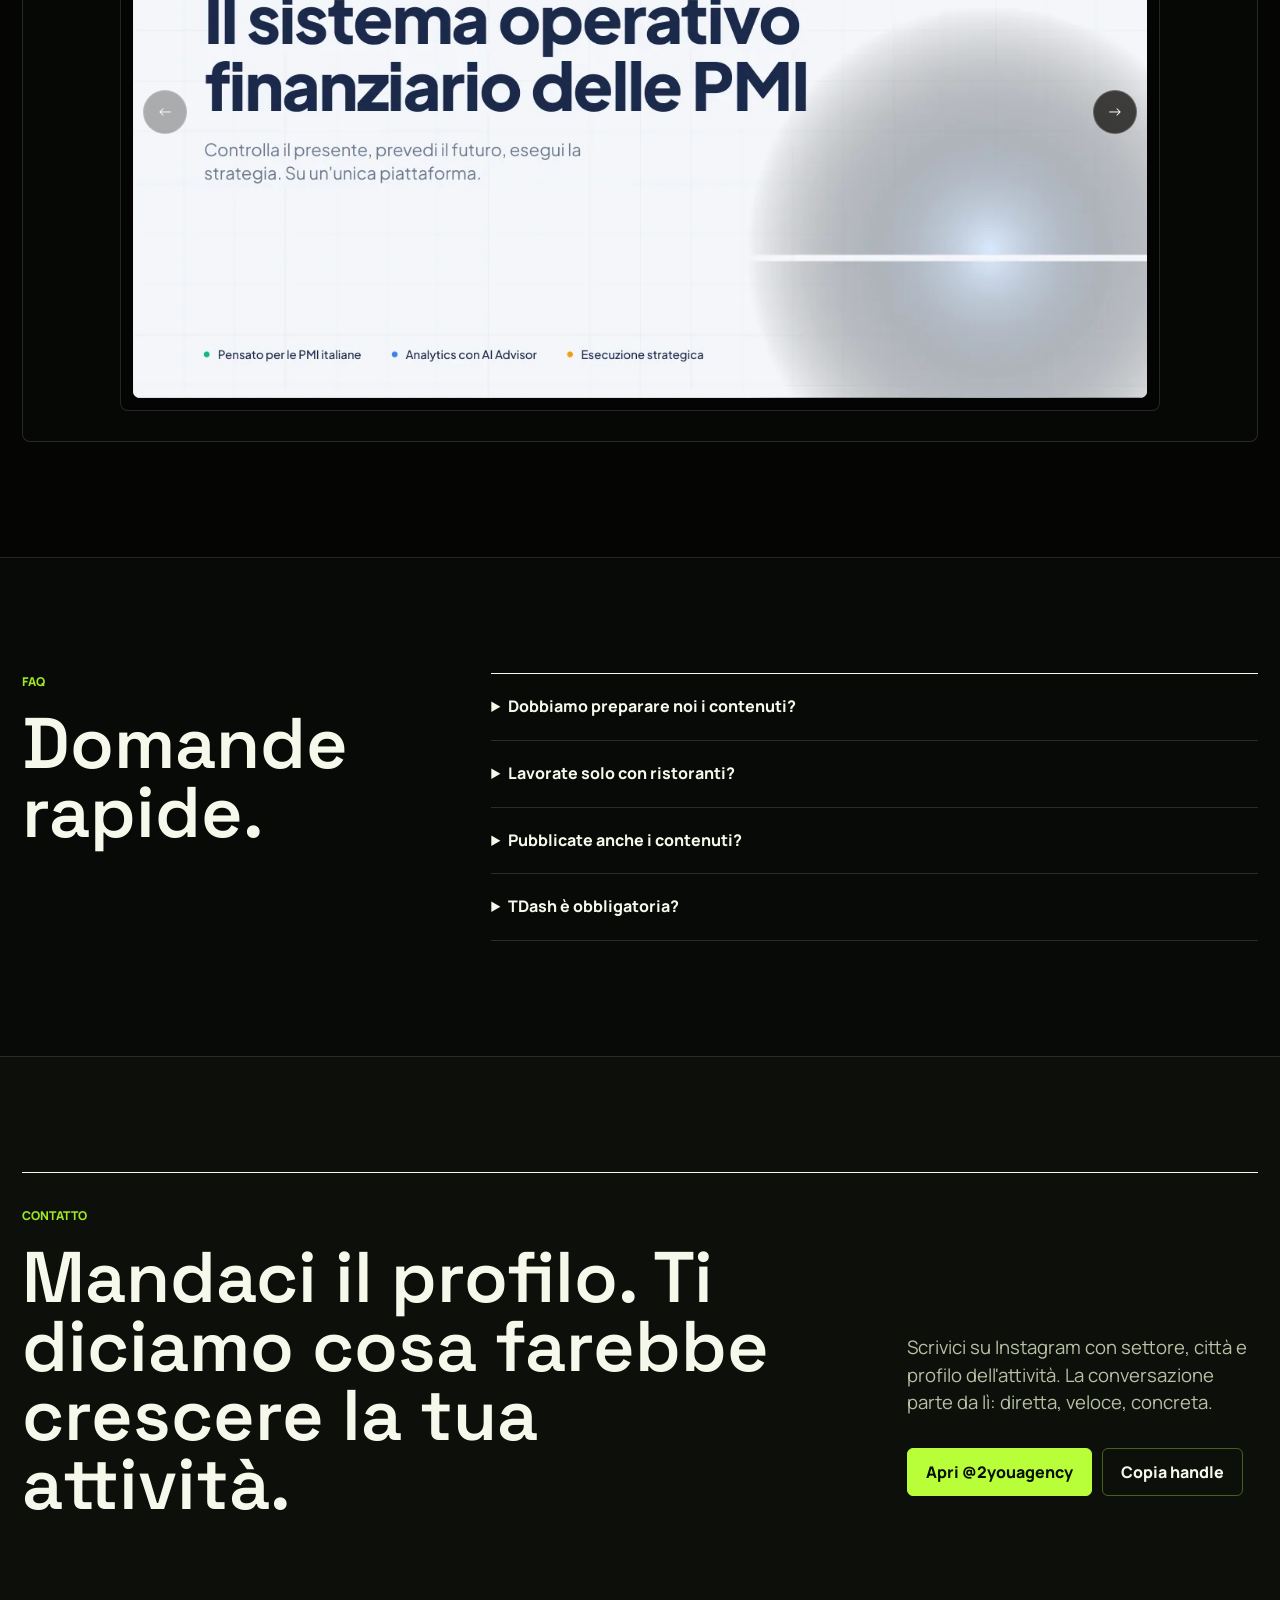
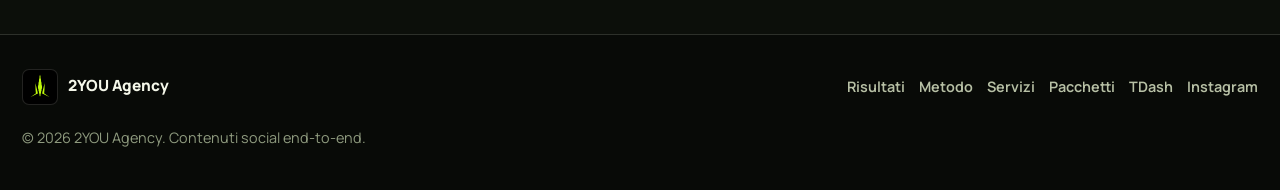
<file: site_old/index.html>
<!doctype html>
<html lang="it">
  <head>
    <meta charset="utf-8">
    <meta name="viewport" content="width=device-width, initial-scale=1">
    <title>2YOU Agency | Video social, Reels e contenuti che generano attenzione</title>
    <meta name="description" content="2YOU Agency crea contenuti social end-to-end per aziende, professionisti e attività locali: strategia, riprese, editing, pubblicazione, report e risultati misurabili.">
    <meta name="theme-color" content="#080a07">
    <meta property="og:title" content="2YOU Agency">
    <meta property="og:description" content="Video verticali, Reels e contenuti social pensati per generare visibilità reale, richieste e riconoscibilità.">
    <meta property="og:type" content="website">
    <meta property="og:image" content="assets/brand/site-icon-512.png">
    <link rel="preconnect" href="https://fonts.googleapis.com">
    <link rel="preconnect" href="https://fonts.gstatic.com" crossorigin>
    <link href="https://fonts.googleapis.com/css2?family=Manrope:wght@400;500;600;700;800&family=Space+Grotesk:wght@500;600;700&display=swap" rel="stylesheet">
    <link rel="icon" type="image/png" sizes="32x32" href="assets/brand/favicon-32.png">
    <link rel="apple-touch-icon" href="assets/brand/apple-touch-icon.png">
    <link rel="stylesheet" href="styles.css">
  </head>
  <body>
    <a class="skip-link" href="#main">Salta al contenuto</a>

    <header class="site-header" data-header>
      <a class="brand" href="#top" aria-label="2YOU Agency home">
        <img src="assets/brand/logo-2you.png" alt="" width="40" height="40">
        <span data-brand-name>2YOU Agency</span>
      </a>

      <button class="nav-toggle" type="button" aria-expanded="false" aria-controls="site-nav" aria-label="Apri menu">
        <span></span>
        <span></span>
      </button>

      <nav id="site-nav" class="site-nav" aria-label="Navigazione principale">
        <a href="#risultati">Risultati</a>
        <a href="#metodo">Metodo</a>
        <a href="#servizi">Servizi</a>
        <a href="#pacchetti">Pacchetti</a>
        <a href="#tdash">TDash</a>
        <a href="#contatto">Contatto</a>
        <a class="nav-cta" href="https://www.instagram.com/2youagency/" target="_blank" rel="noopener">DM Instagram</a>
      </nav>
    </header>

    <main id="main">
      <section id="top" class="hero" aria-labelledby="hero-title">
        <div class="hero-copy" data-reveal>
          <p class="eyebrow">Content studio per attività locali e brand operativi</p>
          <h1 id="hero-title">Contenuti social che trasformano ciò che vendi in attenzione reale.</h1>
          <p class="hero-lead">Strategia, riprese, montaggio, pubblicazione e report. 2YOU entra nella tua attività, trova quello che merita di essere visto e lo trasforma in contenuti verticali chiari, riconoscibili e misurabili.</p>
          <div class="hero-actions">
            <a class="button button-primary" href="https://www.instagram.com/2youagency/" target="_blank" rel="noopener">Scrivici in DM</a>
            <a class="button button-secondary" href="#risultati">Vedi le prove</a>
          </div>
        </div>

        <aside class="hero-proof" aria-label="Case in evidenza" data-reveal>
          <div class="proof-header">
            <span>Case in evidenza</span>
            <strong>109K views</strong>
          </div>
          <div class="proof-visual">
            <div class="phone-shell hero-phone">
              <img src="assets/screens/work-09.webp" alt="Risultato Street food con 109K views organiche" width="1080" height="1920" loading="eager" fetchpriority="high" decoding="async">
            </div>
            <div class="proof-note">
              <span>Street food</span>
              <p>Un contenuto semplice, costruito su prodotto, territorio e promessa immediata.</p>
            </div>
          </div>
        </aside>

        <div class="hero-metrics" aria-label="Metriche principali" data-reveal>
          <article>
            <span data-counter data-value="109" data-suffix="K">109K</span>
            <p>Views su un singolo contenuto</p>
          </article>
          <article>
            <span data-counter data-value="13" data-suffix="+">13+</span>
            <p>Case reali mostrati</p>
          </article>
          <article>
            <span data-counter data-value="7" data-suffix="+">7+</span>
            <p>Settori raccontati</p>
          </article>
        </div>
      </section>

      <section class="proof-strip" aria-label="Settori serviti">
        <div class="proof-track">
          <span>Street food</span>
          <span>Industria</span>
          <span>Beauty</span>
          <span>Automotive</span>
          <span>Retail</span>
          <span>Eventi</span>
          <span>Ristorazione</span>
          <span>Attività locali</span>
          <span>Food retail</span>
          <span>Local business</span>
        </div>
      </section>

      <section id="manifesto" class="statement section-tight" aria-label="Manifesto">
        <div class="section-shell statement-panel" data-reveal>
          <p>Il punto</p>
          <h2>Non devi diventare creator. Devi rendere chiaro e memorabile quello che fai ogni giorno.</h2>
        </div>
      </section>

      <section id="risultati" class="section results-section" aria-labelledby="results-title">
        <div class="section-shell">
          <div class="section-heading split" data-reveal>
            <div>
              <p class="section-label">Risultati</p>
              <h2 id="results-title">Prove visibili, non promesse decorate.</h2>
            </div>
            <p>Ogni screen nasce da un contenuto pubblicato. Qui contano settore, messaggio e attenzione generata: niente stock, niente numeri inventati.</p>
          </div>

          <div class="result-controls" aria-label="Filtra risultati" data-reveal>
            <button class="filter is-active" type="button" data-filter="all">Tutti</button>
            <button class="filter" type="button" data-filter="food">Food</button>
            <button class="filter" type="button" data-filter="local">Local</button>
            <button class="filter" type="button" data-filter="technical">Tecnico</button>
            <button class="filter" type="button" data-filter="retail">Retail</button>
          </div>

          <div id="result-grid" class="result-grid" aria-live="polite"></div>
        </div>
      </section>

      <section id="metodo" class="section method-section" aria-labelledby="method-title">
        <div class="section-shell method-layout">
          <div class="sticky-copy" data-reveal>
            <p class="section-label">Metodo</p>
            <h2 id="method-title">Una produzione content pensata per chi deve lavorare, non improvvisare online.</h2>
            <p>Il processo è costruito per ridurre attrito: veniamo in location, estraiamo storie reali, montiamo in verticale e misuriamo cosa vale la pena ripetere.</p>
          </div>

          <div class="method-board" data-reveal>
            <article>
              <span>01</span>
              <h3>Diagnosi</h3>
              <p>Prodotto, pubblico, territorio, competitor e motivi reali per cui una persona dovrebbe sceglierti.</p>
            </article>
            <article>
              <span>02</span>
              <h3>Produzione</h3>
              <p>Riprese on-location con persone, ambiente, gesti e dettagli che rendono riconoscibile la tua attività.</p>
            </article>
            <article>
              <span>03</span>
              <h3>Post-produzione</h3>
              <p>Hook, sottotitoli, ritmo, tagli, grafiche e asset pronti per Reels, TikTok e Shorts.</p>
            </article>
            <article>
              <span>04</span>
              <h3>Ottimizzazione</h3>
              <p>Lettura di views, retention, pubblico nuovo e segnali commerciali per decidere cosa scalare.</p>
            </article>
          </div>
        </div>
      </section>

      <section id="servizi" class="section services-section" aria-labelledby="services-title">
        <div class="section-shell">
          <div class="section-heading split" data-reveal>
            <div>
              <p class="section-label">Servizi</p>
              <h2 id="services-title">Una squadra content esterna, con processo interno.</h2>
            </div>
            <p>Non una consegna di video scollegati. Un sistema continuo per dare forma, ritmo e direzione alla presenza social.</p>
          </div>

          <div class="service-grid">
            <article data-reveal>
              <span>01</span>
              <h3>Riprese in presenza</h3>
              <p>Locale, studio, showroom, officina, cucina, evento o sede aziendale.</p>
            </article>
            <article data-reveal>
              <span>02</span>
              <h3>Format ricorrenti</h3>
              <p>Rubriche riconoscibili, hook e storytelling adatti al settore.</p>
            </article>
            <article data-reveal>
              <span>03</span>
              <h3>Editing verticale</h3>
              <p>Montaggio, sottotitoli, grafiche, ritmo, musica e ottimizzazione social.</p>
            </article>
            <article data-reveal>
              <span>04</span>
              <h3>Pubblicazione</h3>
              <p>Calendario, caption, orari, profilo e continuità dei canali.</p>
            </article>
            <article data-reveal>
              <span>05</span>
              <h3>Report</h3>
              <p>Numeri leggibili: cosa ha funzionato, cosa ripetere, cosa cambiare.</p>
            </article>
            <article data-reveal>
              <span>06</span>
              <h3>Dashboard</h3>
              <p>Strumenti di controllo per leggere crescita, andamento e priorità.</p>
            </article>
          </div>
        </div>
      </section>

      <section id="pacchetti" class="section packages-section" aria-labelledby="packages-title">
        <div class="section-shell">
          <div class="section-heading split" data-reveal>
            <div>
              <p class="section-label">Pacchetti</p>
              <h2 id="packages-title">Tre livelli, una sola direzione: continuità e qualità percepita.</h2>
            </div>
            <p>Ogni pacchetto può essere adattato a frequenza, settore, città e obiettivo commerciale.</p>
          </div>

          <div class="package-grid">
            <article class="package-card" data-reveal>
              <span class="package-badge">Per partire</span>
              <h3>Business</h3>
              <p>Presenza social più professionale, costante e leggibile.</p>
              <ul>
                <li>Riprese on-location mensili</li>
                <li>Reels verticali e post statici</li>
                <li>Editing professionale con sottotitoli e suoni</li>
                <li>Piano editoriale base</li>
                <li>Pubblicazione gestita</li>
                <li>Report mensile</li>
              </ul>
            </article>

            <article class="package-card package-featured" data-reveal>
              <span class="package-badge">Più scelto</span>
              <h3>Premium</h3>
              <p>Continuità, metodo e crescita costante.</p>
              <ul>
                <li>Tutto il piano Business</li>
                <li>Maggiore volume di contenuti</li>
                <li>Gestione instagram + TikTok</li>
                <li>Strategia e call mensile inclusa</li>
                <li>Priorità in riprese e montaggio</li>
                <li>Cura completa del profilo</li>
                <li>Report completo</li>
                <li>ADV on demand</li>
              </ul>
            </article>

            <article class="package-card" data-reveal>
              <span class="package-badge">Su misura</span>
              <h3>Custom</h3>
              <p>Campagne, eventi, lanci, aziende multi-sede o progetti più strutturati.</p>
              <ul>
                <li>Volumi e canali personalizzati</li>
                <li>Produzione dedicata</li>
                <li>Consulenza strategica</li>
                <li>Supporto extra</li>
                <li>Integrazioni e dashboard</li>
              </ul>
            </article>
          </div>
        </div>
      </section>

      <section id="tdash" class="section tdash-section" aria-labelledby="tdash-title">
        <div class="section-shell tdash-layout">
          <div class="tdash-copy" data-reveal>
            <h2 id="tdash-title">TDash</h2>
            <p class="section-label">Extra intelligente</p>
            <h3>L'attenzione è utile solo se capisci cosa produce.</h3>
            <p>Con i contenuti aumentiamo la tua visibilità. Con TDash puoi leggere cosa succede davvero nel business: KPI, costi, cassa, forecast, scenari e risultati economici.</p>
            <strong>I contenuti portano attenzione. I dati mostrano cosa crea valore.</strong>
          </div>

          <div class="tdash-visual" aria-label="Mockup dashboard TDash dimostrativo" data-reveal>
            <div class="dashboard-top">
              <span>TDash</span>
              <strong>Control room business</strong>
            </div>
            <article class="dashboard-hero-card">
              <div class="dashboard-card-header">
                <span>Business Health</span>
                <strong>Segnali leggibili, decisioni più rapide.</strong>
              </div>
              <svg class="dashboard-chart" viewBox="0 0 640 220" role="img" aria-label="Grafico dimostrativo TDash con andamento business pulito">
                <path class="chart-grid" d="M70 48H590M70 92H590M70 136H590M70 180H590"></path>
                <path class="chart-area" d="M72 160C130 142 150 108 204 112C260 116 270 148 328 132C392 114 416 70 474 78C526 85 542 62 590 50V188H72Z"></path>
                <path class="chart-line" d="M72 160C130 142 150 108 204 112C260 116 270 148 328 132C392 114 416 70 474 78C526 85 542 62 590 50"></path>
                <circle class="chart-point" cx="204" cy="112" r="6"></circle>
                <circle class="chart-point" cx="474" cy="78" r="6"></circle>
                <circle class="chart-point" cx="590" cy="50" r="6"></circle>
              </svg>
            </article>
            <div class="dashboard-metric-grid">
              <article class="dashboard-card">
                <span>Cash Flow</span>
                <strong>Liquidità sotto controllo</strong>
                <em>Cassa, entrate e uscite.</em>
              </article>
              <article class="dashboard-card">
                <span>Forecast</span>
                <strong>Scenario decisionale</strong>
                <em>Previsioni e simulazioni.</em>
              </article>
              <article class="dashboard-card">
                <span>AI Advisor</span>
                <strong>Priorità automatiche</strong>
                <em>Alert e diagnosi sintetiche.</em>
              </article>
              <article class="dashboard-card">
                <span>Board Report</span>
                <strong>Sintesi pronta</strong>
                <em>Report chiari per il team.</em>
              </article>
            </div>
          </div>
        </div>

        <div class="section-shell benefit-grid">
          <article data-reveal>
            <h3>Controllo in tempo reale</h3>
            <p>KPI, costi e cassa sempre sotto controllo.</p>
          </article>
          <article data-reveal>
            <h3>Forecast e scenari</h3>
            <p>Previsioni e simulazioni per anticipare le decisioni.</p>
          </article>
          <article data-reveal>
            <h3>AI Advisor</h3>
            <p>Alert, diagnosi e suggerimenti intelligenti.</p>
          </article>
          <article data-reveal>
            <h3>P&amp;L + Cash Flow</h3>
            <p>Conto economico e flussi finanziari leggibili.</p>
          </article>
        </div>

        <div id="tdash-brochure" class="section-shell brochure-module" data-reveal>
          <div class="brochure-copy">
            <p class="section-label">Brochure TDash</p>
            <h3>Sfoglia la brochure TDash.</h3>
            <p>Una preview guidata della piattaforma: moduli, dashboard, AI Advisor, forecast e report per PMI.</p>
          </div>

          <div class="brochure-reader" tabindex="0" aria-label="Viewer brochure TDash">
            <div class="reader-frame">
              <button class="reader-arrow reader-arrow-prev" type="button" aria-label="Pagina precedente brochure" data-brochure-prev>
                <span aria-hidden="true">&larr;</span>
              </button>
              <button class="reader-page-button" type="button" aria-label="Ingrandisci pagina brochure TDash" data-brochure-zoom-open>
                <img src="assets/tdash/pages/tdash-page-01.webp" alt="Brochure TDash pagina 1" width="1300" height="732" decoding="async" data-brochure-page>
              </button>
              <button class="reader-arrow reader-arrow-next" type="button" aria-label="Pagina successiva brochure" data-brochure-next>
                <span aria-hidden="true">&rarr;</span>
              </button>
            </div>
          </div>
        </div>
      </section>

      <section class="section faq-section" aria-labelledby="faq-title">
        <div class="section-shell faq-layout">
          <div data-reveal>
            <p class="section-label">FAQ</p>
            <h2 id="faq-title">Domande rapide.</h2>
          </div>
          <div class="faq-list">
            <details data-reveal>
              <summary>Dobbiamo preparare noi i contenuti?</summary>
              <p>No. Il metodo nasce per ridurre al minimo il lavoro interno: definiamo il piano, veniamo in location e costruiamo i contenuti sul posto.</p>
            </details>
            <details data-reveal>
              <summary>Lavorate solo con ristoranti?</summary>
              <p>No. Il metodo si adatta a food, retail, beauty, automotive, eventi, attività locali e aziende tecniche.</p>
            </details>
            <details data-reveal>
              <summary>Pubblicate anche i contenuti?</summary>
              <p>Sì, il servizio può includere calendario, caption, pubblicazione e ottimizzazione.</p>
            </details>
            <details data-reveal>
              <summary>TDash è obbligatoria?</summary>
              <p>No. TDash è un extra integrabile per chi vuole leggere meglio l'andamento del business e collegare marketing e risultati.</p>
            </details>
          </div>
        </div>
      </section>

      <section id="contatto" class="section contact-section" aria-labelledby="contact-title">
        <div class="section-shell contact-panel" data-reveal>
          <div>
            <p class="section-label">Contatto</p>
            <h2 id="contact-title">Mandaci il profilo. Ti diciamo cosa farebbe crescere la tua attività.</h2>
          </div>
          <div class="contact-copy">
            <p>Scrivici su Instagram con settore, città e profilo dell'attività. La conversazione parte da lì: diretta, veloce, concreta.</p>
            <div class="contact-actions">
              <a class="button button-primary" href="https://www.instagram.com/2youagency/" target="_blank" rel="noopener">Apri @2youagency</a>
              <button class="button button-secondary" type="button" data-copy-handle>Copia handle</button>
            </div>
            <p class="copy-feedback" aria-live="polite" data-copy-feedback></p>
          </div>
        </div>
      </section>
    </main>

    <footer class="site-footer">
      <a class="brand footer-brand" href="#top">
        <img src="assets/brand/logo-2you.png" alt="" width="36" height="36">
        <span>2YOU Agency</span>
      </a>
      <nav class="footer-links" aria-label="Navigazione footer">
        <a href="#risultati">Risultati</a>
        <a href="#metodo">Metodo</a>
        <a href="#servizi">Servizi</a>
        <a href="#pacchetti">Pacchetti</a>
        <a href="#tdash">TDash</a>
        <a href="https://www.instagram.com/2youagency/" target="_blank" rel="noopener">Instagram</a>
      </nav>
      <p>© <span id="year"></span> 2YOU Agency. Contenuti social end-to-end.</p>
    </footer>

    <div class="lightbox" role="dialog" aria-modal="true" aria-labelledby="lightbox-title" aria-hidden="true" data-lightbox>
      <div class="lightbox-backdrop" data-lightbox-close></div>
      <div class="lightbox-panel" role="document">
        <button class="lightbox-close" type="button" aria-label="Chiudi risultato" data-lightbox-close>×</button>
        <div class="phone-shell lightbox-phone">
          <img src="assets/screens/work-09.webp" alt="" width="1080" height="1920" data-lightbox-image>
        </div>
        <div class="lightbox-copy">
          <span data-lightbox-category></span>
          <h2 id="lightbox-title" data-lightbox-sector></h2>
          <strong data-lightbox-views></strong>
          <p data-lightbox-insight></p>
        </div>
      </div>
    </div>

    <div class="brochure-zoom" role="dialog" aria-modal="true" aria-labelledby="brochure-zoom-title" aria-hidden="true" data-brochure-zoom>
      <div class="brochure-zoom-backdrop" data-brochure-zoom-close></div>
      <div class="brochure-zoom-panel" role="document">
        <div class="brochure-zoom-top">
          <h2 id="brochure-zoom-title">Brochure TDash</h2>
          <button class="brochure-zoom-close" type="button" aria-label="Chiudi brochure" data-brochure-zoom-close>×</button>
        </div>
        <div class="brochure-zoom-stage">
          <img src="assets/tdash/pages/tdash-page-01.webp" alt="Brochure TDash pagina 1 ingrandita" width="1300" height="732" decoding="async" data-brochure-zoom-image>
        </div>
        <div class="brochure-zoom-controls">
          <button type="button" data-brochure-zoom-prev>Indietro</button>
          <button type="button" data-brochure-zoom-next>Avanti</button>
        </div>
      </div>
    </div>

    <script type="application/ld+json">
      {
        "@context": "https://schema.org",
        "@type": "Organization",
        "name": "2YOU Agency",
        "url": "https://www.instagram.com/2youagency/",
        "sameAs": ["https://www.instagram.com/2youagency/"],
        "description": "Agenzia di contenuti social end-to-end per video verticali, Reels, TikTok, Shorts e report."
      }
    </script>
    <script src="script.js" defer></script>
  </body>
</html>
</file>
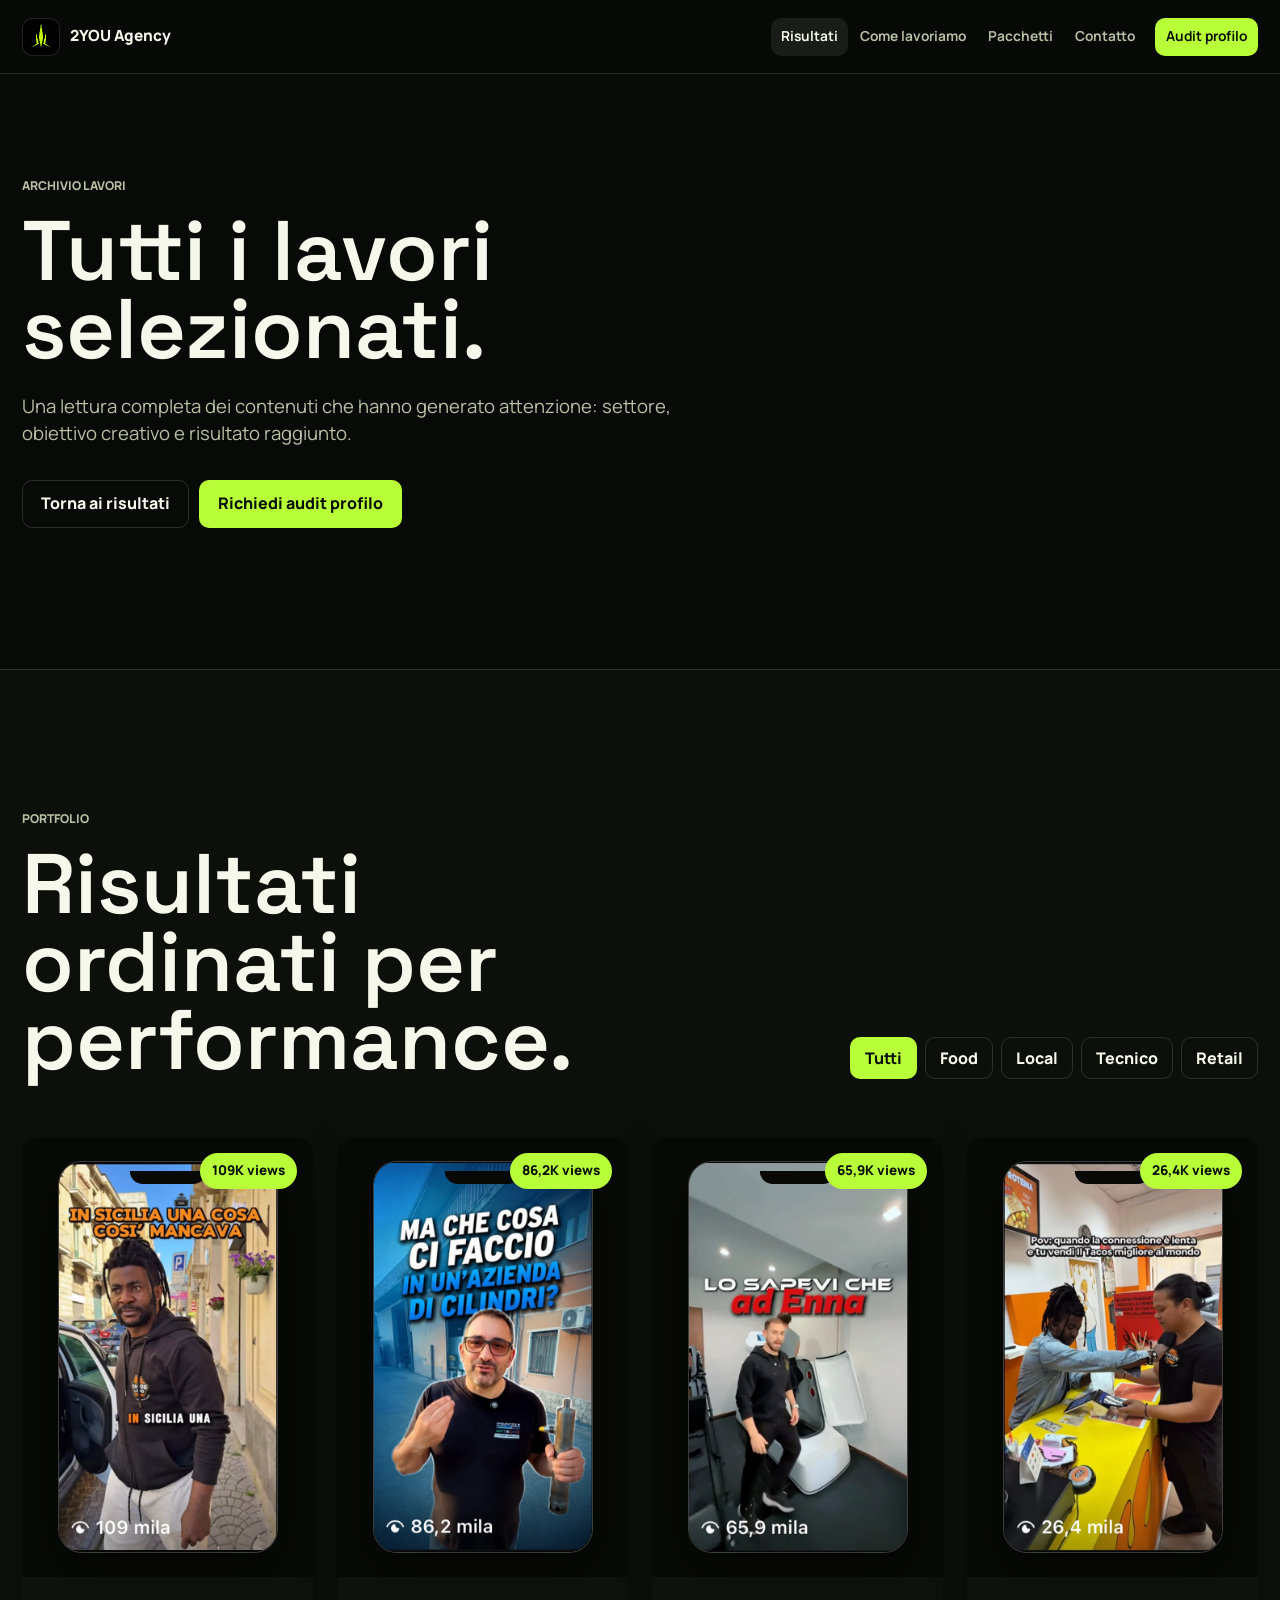
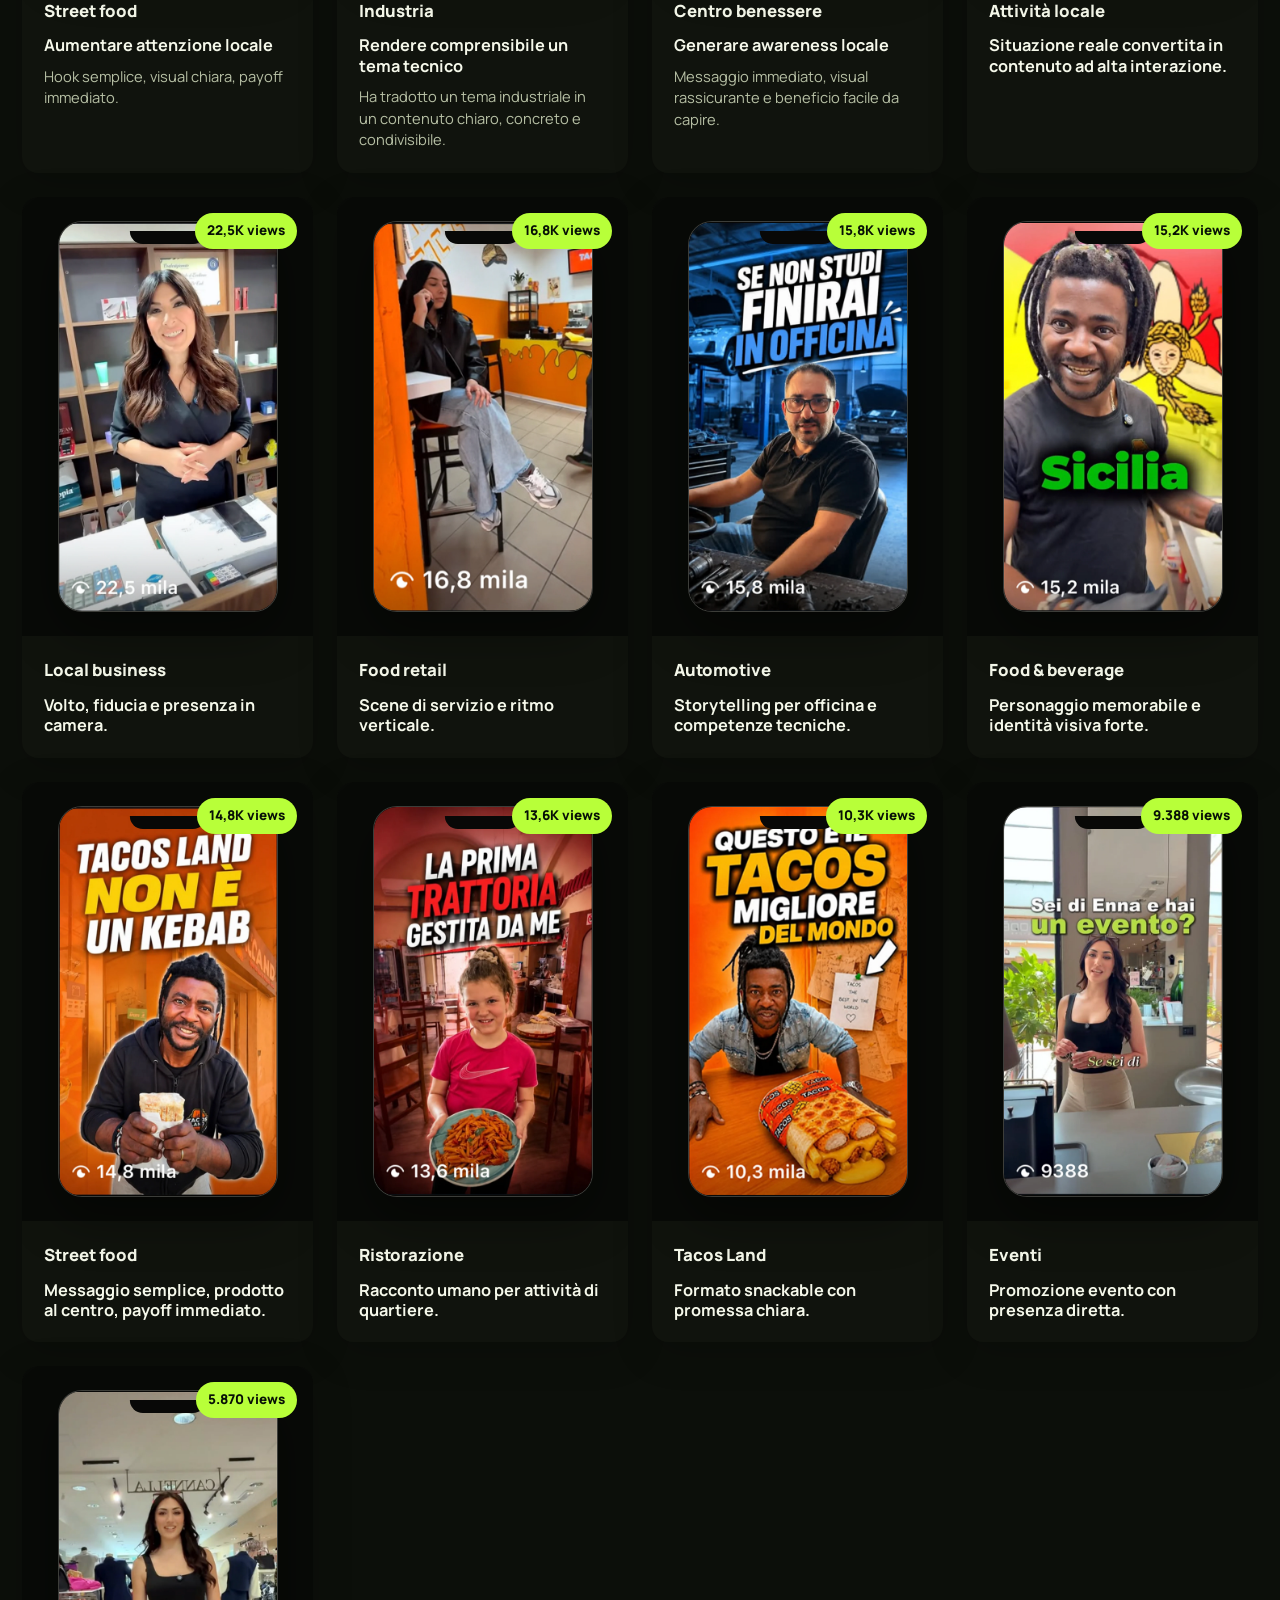
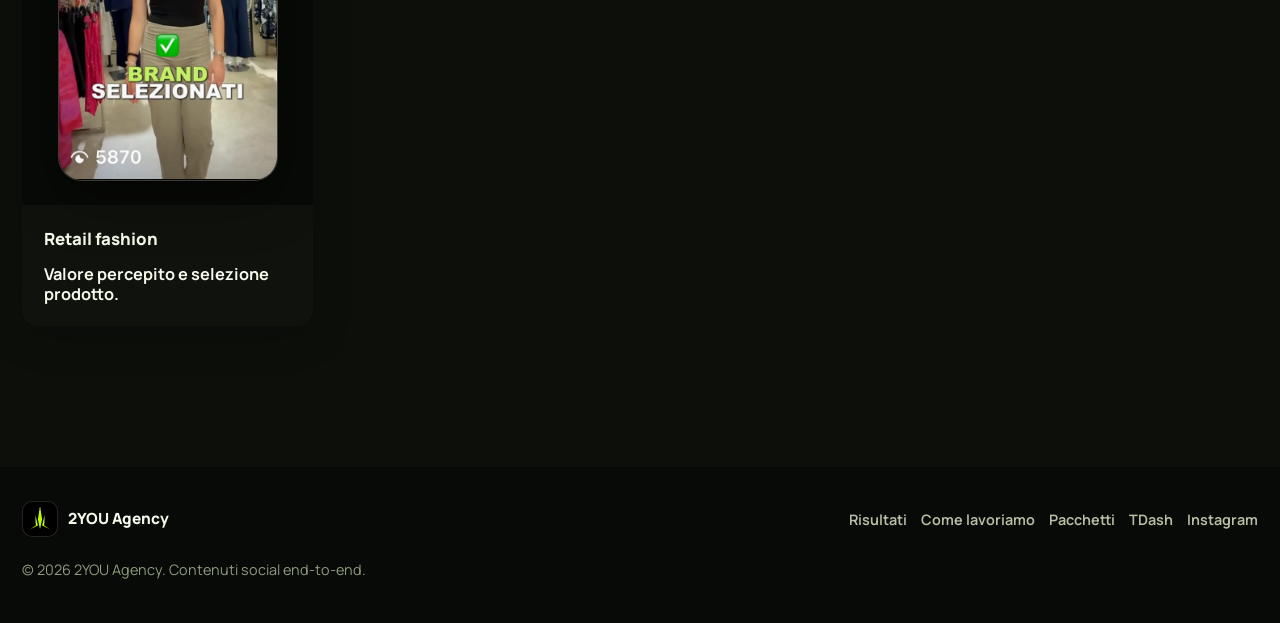
<file: site/lavori/index.html>
<!doctype html>
<html lang="it">
  <head>
    <meta charset="utf-8">
    <meta name="viewport" content="width=device-width, initial-scale=1">
    <title>Tutti i lavori | 2YOU Agency</title>
    <meta name="description" content="Archivio dei lavori e dei risultati social selezionati da 2YOU Agency: contenuti verticali per attivit&agrave; locali, food, retail, industria ed eventi.">
    <meta name="theme-color" content="#080a07">
    <meta property="og:title" content="Tutti i lavori | 2YOU Agency">
    <meta property="og:description" content="Una selezione completa dei contenuti social realizzati da 2YOU Agency e dei risultati generati.">
    <meta property="og:type" content="website">
    <meta property="og:image" content="../assets/brand/site-icon-512.png">
    <link rel="preconnect" href="https://fonts.googleapis.com">
    <link rel="preconnect" href="https://fonts.gstatic.com" crossorigin>
    <link href="https://fonts.googleapis.com/css2?family=Manrope:wght@400;500;600;700;800&family=Space+Grotesk:wght@500;600;700&display=swap" rel="stylesheet">
    <link rel="icon" type="image/png" sizes="32x32" href="../assets/brand/favicon-32.png">
    <link rel="apple-touch-icon" href="../assets/brand/apple-touch-icon.png">
    <link rel="stylesheet" href="../styles.css">
  </head>
  <body class="archive-page">
    <a class="skip-link" href="#main">Salta al contenuto</a>

    <header class="site-header" data-header>
      <a class="brand" href="../index.html#hero" aria-label="2YOU Agency home">
        <img src="../assets/brand/logo-2you.png" alt="Logo 2YOU Agency" width="40" height="40">
        <span>2YOU Agency</span>
      </a>

      <button class="nav-toggle" type="button" aria-expanded="false" aria-controls="site-nav" aria-label="Apri menu">
        <span></span>
        <span></span>
      </button>

      <nav id="site-nav" class="site-nav" aria-label="Navigazione principale">
        <a class="is-active" href="../index.html#case-studies">Risultati</a>
        <a href="../index.html#come-lavoriamo">Come lavoriamo</a>
        <a href="../index.html#pacchetti">Pacchetti</a>
        <a href="../index.html#contatto">Contatto</a>
        <a class="nav-cta" href="../index.html#contatto">Audit profilo</a>
      </nav>
    </header>

    <main id="main">
      <section class="section archive-hero" aria-labelledby="archive-title">
        <div class="section-shell">
          <div class="section-heading" data-reveal>
            <p class="section-label">Archivio lavori</p>
            <h1 id="archive-title">Tutti i lavori selezionati.</h1>
            <p>
              Una lettura completa dei contenuti che hanno generato attenzione:
              settore, obiettivo creativo e risultato raggiunto.
            </p>
          </div>
          <div class="archive-actions" data-reveal>
            <a class="button button-secondary" href="../index.html#case-studies">Torna ai risultati</a>
            <a class="button button-primary" href="../index.html#contatto">Richiedi audit profilo</a>
          </div>
        </div>
      </section>

      <section class="section archive-section" aria-labelledby="archive-grid-title">
        <div class="section-shell">
          <div class="archive-topline" data-reveal>
            <div>
              <p class="section-label">Portfolio</p>
              <h2 id="archive-grid-title">Risultati ordinati per performance.</h2>
            </div>
            <div class="archive-filters" aria-label="Filtra lavori">
              <button class="button button-secondary archive-filter is-active" type="button" data-filter="all">Tutti</button>
              <button class="button button-secondary archive-filter" type="button" data-filter="food">Food</button>
              <button class="button button-secondary archive-filter" type="button" data-filter="local">Local</button>
              <button class="button button-secondary archive-filter" type="button" data-filter="technical">Tecnico</button>
              <button class="button button-secondary archive-filter" type="button" data-filter="retail">Retail</button>
            </div>
          </div>

          <div id="archive-grid" class="case-grid archive-grid" aria-live="polite"></div>
          <p class="archive-empty" hidden data-archive-empty>Nessun lavoro disponibile per questo filtro.</p>
        </div>
      </section>
    </main>

    <footer class="site-footer">
      <a class="brand footer-brand" href="../index.html#hero">
        <img src="../assets/brand/logo-2you.png" alt="Logo 2YOU Agency" width="36" height="36">
        <span>2YOU Agency</span>
      </a>
      <nav class="footer-links" aria-label="Navigazione footer">
        <a href="../index.html#case-studies">Risultati</a>
        <a href="../index.html#come-lavoriamo">Come lavoriamo</a>
        <a href="../index.html#pacchetti">Pacchetti</a>
        <a href="../index.html#tdash">TDash</a>
        <a href="https://www.instagram.com/2youagency/" target="_blank" rel="noopener">Instagram</a>
      </nav>
      <p>&copy; <span id="year"></span> 2YOU Agency. Contenuti social end-to-end.</p>
    </footer>

    <div class="lightbox" role="dialog" aria-modal="true" aria-labelledby="lightbox-title" aria-hidden="true" data-lightbox>
      <div class="lightbox-backdrop" data-lightbox-close></div>
      <div class="lightbox-panel" role="document">
        <button class="lightbox-close" type="button" aria-label="Chiudi risultato" data-lightbox-close>&times;</button>
        <div class="phone-shell lightbox-phone">
          <img src="../assets/screens/work-09.webp" alt="Risultato Street food con 109K views" width="1080" height="1920" loading="lazy" decoding="async" data-lightbox-image>
        </div>
        <div class="lightbox-copy">
          <span data-lightbox-category></span>
          <h2 id="lightbox-title" data-lightbox-sector></h2>
          <strong data-lightbox-views></strong>
          <p data-lightbox-insight></p>
        </div>
      </div>
    </div>

    <script src="../archive.js" defer></script>
  </body>
</html>
</file>
<file: site/styles.css>
:root {
  color-scheme: dark;
  --paper: #080a07;
  --paper-warm: #10130d;
  --paper-soft: #0c0f0a;
  --ink: #f5f8ea;
  --ink-soft: #d9dfc9;
  --muted: #8f9b7f;
  --muted-strong: #b7c0a5;
  --line: rgba(245, 248, 234, 0.14);
  --line-strong: rgba(184, 255, 57, 0.34);
  --accent: #b8ff39;
  --accent-dark: #9ee522;
  --olive: #627255;
  --charcoal: #050604;
  --charcoal-soft: #11150d;
  --white: #071006;
  --font-body: "Manrope", Inter, ui-sans-serif, system-ui, -apple-system, BlinkMacSystemFont, "Segoe UI", sans-serif;
  --font-display: "Space Grotesk", "Manrope", Inter, ui-sans-serif, system-ui, sans-serif;
  --max: 1240px;
  --radius: 8px;
  --header-h: 74px;
  --radius-sm: 10px;
  --radius-md: 16px;
  --radius-lg: 24px;
  --section-y: clamp(100px, 11vw, 160px);
  --section-y-tight: clamp(64px, 7vw, 96px);
  --shadow-card: 0 18px 70px rgba(0, 0, 0, 0.24);
  --shadow-soft: 0 10px 40px rgba(0, 0, 0, 0.18);
}

* {
  box-sizing: border-box;
}

html {
  scroll-behavior: smooth;
}

body {
  margin: 0;
  min-width: 320px;
  overflow-x: hidden;
  background: var(--paper);
  color: var(--ink);
  font-family: var(--font-body);
  font-size: 16px;
  line-height: 1.48;
  letter-spacing: 0;
  text-rendering: optimizeLegibility;
  -webkit-font-smoothing: antialiased;
}

img {
  display: block;
  max-width: 100%;
}

a {
  color: inherit;
  text-decoration: none;
}

button,
summary {
  font: inherit;
}

a:focus-visible,
button:focus-visible,
summary:focus-visible {
  outline: 2px solid var(--accent);
  outline-offset: 3px;
}

body.is-locked,
body.is-menu-open {
  overflow: hidden;
}

.skip-link {
  position: fixed;
  top: 12px;
  left: 12px;
  z-index: 400;
  padding: 10px 14px;
  border-radius: var(--radius-sm);
  background: var(--ink);
  color: var(--white);
  font-weight: 800;
  transform: translateY(-150%);
}

.skip-link:focus {
  transform: translateY(0);
}

.site-header {
  position: fixed;
  top: 0;
  left: 0;
  z-index: 300;
  display: flex;
  width: 100%;
  min-height: var(--header-h);
  align-items: center;
  justify-content: space-between;
  gap: 22px;
  padding: 14px max(22px, calc((100% - var(--max)) / 2));
  border-bottom: 1px solid var(--line);
  background: rgba(8, 10, 7, 0.92);
  backdrop-filter: blur(18px);
}

.brand {
  display: inline-flex;
  min-width: 0;
  align-items: center;
  gap: 10px;
  color: var(--ink);
  font-size: 0.96rem;
  font-weight: 800;
  white-space: nowrap;
}

.brand img {
  width: 38px;
  height: 38px;
  border: 1px solid var(--line);
  border-radius: var(--radius-sm);
  background: #000;
  object-fit: cover;
}

.site-nav {
  display: flex;
  align-items: center;
  gap: 2px;
}

.site-nav a {
  display: inline-flex;
  min-height: 38px;
  align-items: center;
  justify-content: center;
  border-radius: var(--radius-sm);
  padding: 0 10px;
  color: var(--muted-strong);
  font-size: 0.86rem;
  font-weight: 680;
  transition: background 160ms ease, color 160ms ease;
}

.site-nav a:hover,
.site-nav a.is-active {
  background: rgba(245, 248, 234, 0.08);
  color: var(--ink);
}

.site-nav .nav-cta {
  margin-left: 8px;
  border: 1px solid transparent;
  background: var(--accent);
  color: var(--white);
}

.site-nav .nav-cta:hover,
.site-nav .nav-cta.is-active {
  background: var(--ink);
  color: var(--paper);
}

.nav-toggle {
  display: none;
  width: 44px;
  height: 44px;
  align-items: center;
  justify-content: center;
  flex-direction: column;
  gap: 6px;
  border: 1px solid var(--line);
  border-radius: var(--radius-sm);
  background: transparent;
  color: var(--ink);
  cursor: pointer;
}

.nav-toggle span {
  width: 18px;
  height: 2px;
  border-radius: 999px;
  background: currentColor;
  transition: transform 180ms ease, opacity 180ms ease;
}

.nav-toggle[aria-expanded="true"] span:first-child {
  transform: translateY(4px) rotate(45deg);
}

.nav-toggle[aria-expanded="true"] span:last-child {
  transform: translateY(-4px) rotate(-45deg);
}

.section,
.section-tight {
  position: relative;
  border-top: 1px solid var(--line);
  border-bottom: none;
}

.section {
  padding: var(--section-y) 22px;
}

.section-tight {
  padding: var(--section-y-tight) 22px;
}

section[id] {
  scroll-margin-top: calc(var(--header-h) + 20px);
}

.section-shell {
  width: min(100%, var(--max));
  margin: 0 auto;
}

.eyebrow,
.section-label {
  margin: 0 0 18px;
  color: var(--muted-strong);
  font-size: 0.76rem;
  font-weight: 850;
  letter-spacing: 0;
  text-transform: uppercase;
}

.section-heading {
  margin-bottom: clamp(34px, 5vw, 64px);
}

.section-heading.split {
  display: grid;
  grid-template-columns: minmax(0, 0.98fr) minmax(280px, 0.52fr);
  gap: clamp(28px, 7vw, 92px);
  align-items: end;
}

.section-heading h2,
.faq-layout h2,
.contact-panel h2 {
  margin: 0;
  font-family: var(--font-display);
  font-size: clamp(2.55rem, 5.6vw, 5.9rem);
  font-weight: 600;
  line-height: 0.96;
  letter-spacing: 0;
}

.section-heading p:last-child,
.contact-sub {
  margin: 0;
  color: var(--muted-strong);
  font-size: clamp(1rem, 1.45vw, 1.18rem);
}

.hero {
  position: relative;
  display: grid;
  min-height: 90svh;
  align-content: end;
  gap: clamp(48px, 8vw, 96px);
  padding: calc(var(--header-h) + clamp(56px, 8vw, 96px)) max(22px, calc((100% - var(--max)) / 2)) 0;
  background: var(--paper);
}

.hero-inner {
  width: min(100%, 820px);
}

.hero h1 {
  max-width: 820px;
  margin: 0;
  font-family: var(--font-display);
  font-size: clamp(3.8rem, 7vw, 7.5rem);
  font-weight: 600;
  line-height: 0.88;
  letter-spacing: 0;
}

.hero-sub {
  max-width: 690px;
  margin: 28px 0 0;
  color: var(--ink-soft);
  font-size: clamp(1.08rem, 1.65vw, 1.32rem);
}

.hero-manifesto {
  max-width: 690px;
  margin: 18px 0 0;
  color: var(--muted-strong);
  font-size: 0.94rem;
  font-style: italic;
}

.hero-actions,
.contact-actions {
  display: flex;
  flex-wrap: wrap;
  gap: 10px;
  margin-top: 32px;
}

.button {
  display: inline-flex;
  min-height: 48px;
  align-items: center;
  justify-content: center;
  border: 1px solid var(--line);
  border-radius: var(--radius-sm);
  padding: 0 18px;
  background: transparent;
  color: var(--ink);
  font-weight: 780;
  cursor: pointer;
  transition: background 170ms ease, border-color 170ms ease, color 170ms ease, transform 170ms ease;
}

.button:hover {
  transform: translateY(-2px);
}

.button-primary {
  border-color: transparent;
  background: var(--accent);
  color: var(--white);
}

.button-primary:hover {
  background: var(--ink);
  color: var(--paper);
}

.button-secondary {
  border-color: var(--line);
}

.button-secondary:hover {
  border-color: var(--ink);
  background: rgba(245, 248, 234, 0.06);
}

.hero-metrics {
  display: grid;
  grid-template-columns: repeat(3, minmax(0, 1fr));
  border-top: 1px solid var(--line);
}

.hero-metrics article {
  min-height: 112px;
  padding: 22px 24px 28px;
  border-right: 1px solid var(--line);
}

.hero-metrics article:last-child {
  border-right: none;
}

.hero-metrics span {
  display: block;
  color: var(--accent);
  font-family: var(--font-display);
  font-size: clamp(2.1rem, 4vw, 3.9rem);
  font-weight: 500;
  line-height: 0.9;
}

.hero-metrics p {
  max-width: 220px;
  margin: 14px 0 0;
  color: var(--muted);
}

.proof-strip {
  overflow: hidden;
  border-top: 1px solid var(--line);
  background: var(--charcoal);
  color: var(--ink);
}

.proof-track {
  display: flex;
  width: min(100%, var(--max));
  flex-wrap: wrap;
  margin: 0 auto;
  padding: 0 22px;
}

.proof-track span {
  min-height: 58px;
  align-content: center;
  border-left: 1px solid rgba(245, 248, 234, 0.14);
  padding: 0 18px;
  color: rgba(245, 248, 234, 0.78);
  font-size: 0.86rem;
  font-weight: 720;
}

.proof-track span:last-child {
  border-right: 1px solid rgba(245, 248, 234, 0.14);
}

.case-section,
.contact-section {
  background: var(--paper-soft);
}

.case-section .section-heading {
  margin-bottom: 24px;
}

.case-toolbar {
  display: flex;
  justify-content: flex-end;
  margin-bottom: 24px;
}

.case-grid {
  display: grid;
  grid-template-columns: repeat(auto-fit, minmax(260px, 1fr));
  gap: 24px;
}

.case-card,
.package-card,
.benefit-grid article,
.faq-list details,
.dashboard-card,
.dashboard-hero-card {
  border-radius: var(--radius-md);
}

.case-card {
  display: grid;
  grid-template-rows: auto 1fr;
  overflow: hidden;
  border: none;
  background: var(--paper-warm);
  box-shadow: var(--shadow-soft);
}

.case-card:first-child {
  grid-column: auto;
  grid-row: auto;
  grid-template-columns: 1fr;
}

.case-media {
  position: relative;
  display: grid;
  min-height: 370px;
  place-items: center;
  padding: 24px;
  background: var(--paper);
}

.case-card:first-child .case-media {
  min-height: 370px;
}

.phone-shell {
  position: relative;
  overflow: hidden;
  border: 1px solid rgba(245, 248, 234, 0.22);
  border-radius: 24px;
  background: #080807;
  box-shadow: 0 18px 52px rgba(0, 0, 0, 0.42);
}

.phone-shell::before {
  position: absolute;
  top: 9px;
  left: 50%;
  z-index: 2;
  width: 35%;
  height: 13px;
  border-radius: 0 0 13px 13px;
  background: #080807;
  content: "";
  transform: translateX(-50%);
}

.phone-shell img {
  width: 100%;
  height: 100%;
  object-fit: contain;
  background: #080807;
}

.case-phone {
  width: min(100%, 220px);
  aspect-ratio: 9 / 16;
  cursor: zoom-in;
}

.case-card:first-child .case-phone {
  width: min(100%, 220px);
}

.case-phone:focus-visible {
  outline: 2px solid var(--accent);
  outline-offset: 5px;
}

.case-views {
  position: absolute;
  top: 16px;
  right: 16px;
  z-index: 3;
  border-radius: 999px;
  padding: 8px 12px;
  background: var(--accent);
  color: var(--white);
  font-size: 0.84rem;
  font-weight: 850;
}

.case-body {
  display: grid;
  align-content: start;
  padding: 22px;
}

.case-sector {
  color: var(--ink);
  font-size: 1.05rem;
  font-weight: 850;
}

.case-title {
  display: block;
  margin-top: 12px;
  color: var(--ink);
  font-size: 1.02rem;
  line-height: 1.24;
}

.case-summary {
  margin: 10px 0 0;
  color: var(--muted-strong);
  font-size: 0.92rem;
}

.case-mini-detail {
  display: grid;
  gap: 12px;
  margin: 16px 0 0;
}

.case-mini-detail div {
  display: grid;
  gap: 4px;
}

.case-mini-detail dt {
  color: var(--accent);
  font-size: 0.72rem;
  font-weight: 850;
  letter-spacing: 0;
  text-transform: uppercase;
}

.case-mini-detail dd {
  margin: 0;
  color: var(--ink-soft);
  font-size: 0.9rem;
}

.case-detail {
  display: grid;
  margin: 20px 0 0;
}

.case-detail dt {
  margin-top: 16px;
  color: var(--muted);
  font-size: 0.75rem;
  font-weight: 820;
  letter-spacing: 0.06em;
  text-transform: uppercase;
}

.case-detail dt:first-child {
  margin-top: 0;
}

.case-detail dd {
  margin: 5px 0 0;
  color: var(--ink-soft);
  font-size: 0.95rem;
}

.archive-link {
  display: inline-flex;
  min-height: 44px;
  align-items: center;
  justify-content: center;
  border: 1px solid var(--line);
  border-radius: var(--radius-sm);
  padding: 0 16px;
  background: transparent;
  color: var(--ink);
  font-weight: 800;
  cursor: pointer;
}

.archive-link:hover {
  color: var(--muted-strong);
}

.archive-link[aria-expanded="true"] {
  color: var(--accent);
}

.archive-hero {
  padding-top: calc(var(--header-h) + clamp(62px, 8vw, 110px));
  background: var(--paper);
}

.archive-hero .section-heading {
  max-width: 900px;
  margin-bottom: 0;
}

.archive-hero h1,
.archive-topline h2 {
  margin: 0;
  font-family: var(--font-display);
  font-size: clamp(2.7rem, 6.6vw, 7rem);
  font-weight: 600;
  line-height: 0.92;
  letter-spacing: 0;
}

.archive-hero .section-heading p:last-child {
  max-width: 700px;
  margin-top: 24px;
}

.archive-actions {
  display: flex;
  flex-wrap: wrap;
  gap: 10px;
  margin-top: 32px;
}

.archive-section {
  background: var(--paper-soft);
}

.archive-topline {
  display: grid;
  grid-template-columns: minmax(0, 0.9fr) minmax(320px, 0.7fr);
  gap: clamp(28px, 5vw, 64px);
  align-items: end;
  margin-bottom: clamp(30px, 5vw, 58px);
}

.archive-filters {
  display: flex;
  flex-wrap: wrap;
  justify-content: flex-end;
  gap: 8px;
}

.archive-filter {
  min-height: 42px;
  padding-inline: 14px;
}

.archive-filter.is-active {
  border-color: transparent;
  background: var(--accent);
  color: var(--white);
}

.archive-grid .case-card:first-child {
  grid-column: auto;
  grid-row: auto;
  grid-template-columns: 1fr;
}

.archive-grid .case-media,
.archive-grid .case-card:first-child .case-media {
  min-height: 390px;
}

.archive-grid .case-phone,
.archive-grid .case-card:first-child .case-phone {
  width: min(100%, 220px);
}

.archive-empty {
  margin: 24px 0 0;
  color: var(--muted-strong);
  font-weight: 720;
}

.process-steps {
  display: grid;
  grid-template-columns: repeat(4, minmax(0, 1fr));
  border-top: 1px solid var(--ink);
  gap: 0;
}

.process-step {
  padding: 32px 28px;
  border-right: 1px solid var(--line);
}

.process-step:last-child {
  border-right: none;
}

.step-num {
  display: block;
  margin-bottom: 42px;
  color: var(--accent);
  font-size: 0.88rem;
  font-weight: 850;
}

.process-step h3 {
  margin: 0 0 12px;
  color: var(--ink);
  font-size: clamp(1.24rem, 1.6vw, 1.68rem);
  line-height: 1.08;
}

.process-step p {
  margin: 0;
  color: var(--muted-strong);
}

.step-tags {
  display: flex;
  flex-wrap: wrap;
  gap: 6px;
  margin-top: 20px;
}

.step-tags span {
  border: 1px solid var(--line);
  border-radius: 999px;
  padding: 4px 10px;
  color: var(--muted-strong);
  font-size: 0.76rem;
  font-weight: 720;
}

.package-grid {
  display: grid;
  grid-template-columns: repeat(3, minmax(0, 1fr));
  align-items: stretch;
  gap: 16px;
}

.package-card {
  display: grid;
  min-height: 520px;
  align-content: start;
  border: 1px solid var(--line);
  padding: 28px;
  background: var(--paper-soft);
}

.package-featured {
  border-color: var(--accent);
  box-shadow: var(--shadow-card);
  transform: translateY(-18px);
}

.package-badge {
  display: inline-flex;
  width: fit-content;
  min-height: 30px;
  align-items: center;
  border: 1px solid var(--line);
  border-radius: 999px;
  padding: 0 10px;
  color: var(--muted);
  font-size: 0.76rem;
  font-weight: 850;
}

.package-featured .package-badge {
  border-color: transparent;
  background: var(--accent);
  color: var(--white);
}

.package-card h3 {
  margin: 38px 0 0;
  color: var(--ink);
  font-family: var(--font-display);
  font-size: clamp(2.25rem, 4vw, 3.6rem);
  font-weight: 600;
  line-height: 0.98;
}

.package-pitch {
  margin: 16px 0 0;
  color: var(--muted-strong);
}

.package-specs {
  display: grid;
  grid-template-columns: auto 1fr;
  gap: 8px 16px;
  margin: 20px 0 24px;
  font-size: 0.88rem;
}

.package-specs dt {
  color: var(--muted);
  font-weight: 720;
  white-space: nowrap;
}

.package-specs dd {
  margin: 0;
  color: var(--ink-soft);
}

.package-cta {
  align-self: end;
  width: fit-content;
  margin-top: auto;
}

.tdash-mini-section {
  background: var(--charcoal);
}

.tdash-mini-layout {
  display: grid;
  grid-template-columns: 1fr 1fr;
  gap: clamp(32px, 6vw, 80px);
  align-items: center;
}

.tdash-mini-copy h2 {
  margin: 0;
  color: var(--ink);
  font-family: var(--font-display);
  font-size: clamp(2.5rem, 5.4vw, 6rem);
  font-weight: 600;
  line-height: 0.95;
}

.tdash-mini-copy p:not(.section-label) {
  max-width: 620px;
  margin: 18px 0 0;
  color: rgba(245, 248, 234, 0.74);
  font-size: clamp(1rem, 1.35vw, 1.16rem);
}

.tdash-disclaimer {
  color: rgba(245, 248, 234, 0.5);
  font-size: 0.86rem;
  margin-top: 12px;
}

.tdash-mini-actions {
  margin-top: 24px;
}

.tdash-mini-actions [data-brochure-toggle] {
  gap: 10px;
}

.tdash-mini-actions [data-brochure-toggle]::after {
  content: "\2193";
}

.tdash-mini-pills {
  display: flex;
  flex-wrap: wrap;
  gap: 10px;
}

.tdash-mini-pills span {
  border: 1px solid rgba(184, 255, 57, 0.22);
  border-radius: 999px;
  padding: 10px 18px;
  background: rgba(184, 255, 57, 0.06);
  color: var(--accent);
  font-size: 0.92rem;
  font-weight: 700;
}

.tdash-demo-card {
  display: grid;
  grid-template-columns: minmax(0, 1fr) auto;
  gap: clamp(18px, 3vw, 32px);
  align-items: center;
  margin-top: 32px;
  border: 1px solid rgba(184, 255, 57, 0.26);
  border-radius: var(--radius-lg);
  padding: clamp(20px, 3vw, 30px);
  background: linear-gradient(135deg, rgba(184, 255, 57, 0.11), rgba(245, 248, 234, 0.035) 44%, rgba(8, 10, 7, 0.86));
  box-shadow: 0 24px 80px rgba(0, 0, 0, 0.24);
}

.tdash-demo-card h3 {
  margin: 0;
  color: var(--ink);
  font-family: var(--font-display);
  font-size: clamp(1.65rem, 3vw, 3rem);
  font-weight: 600;
  line-height: 1;
}

.tdash-demo-card p:not(.section-label) {
  max-width: 680px;
  margin: 12px 0 0;
  color: rgba(245, 248, 234, 0.72);
}

.tdash-demo-actions {
  display: flex;
  flex-wrap: wrap;
  gap: 10px;
  justify-content: end;
}

.tdash-demo-actions .button {
  white-space: nowrap;
}

.tdash-brochure-toggle {
  margin-top: 32px;
  border-top: 1px solid rgba(245, 248, 234, 0.1);
  padding-top: 24px;
}

.tdash-brochure-toggle summary {
  display: inline-flex;
  align-items: center;
  gap: 8px;
  padding: 0;
  color: var(--muted-strong);
  cursor: pointer;
  list-style: none;
  font-size: 0.78rem;
  font-weight: 800;
  letter-spacing: 0.14em;
  text-transform: uppercase;
  transition: color 170ms ease;
}

.tdash-brochure-toggle summary::after {
  color: var(--accent);
  content: "+";
  font-size: 1rem;
  letter-spacing: 0;
}

.tdash-brochure-toggle[open] summary::after {
  content: "\2212";
}

.tdash-brochure-toggle summary:hover,
.tdash-brochure-toggle summary:focus-visible {
  color: var(--ink);
}

.tdash-brochure-toggle summary::-webkit-details-marker,
.faq-list summary::-webkit-details-marker {
  display: none;
}

.tdash-visual,
.brochure-module,
.lightbox-panel {
  border-radius: var(--radius-lg);
}

.brochure-module {
  display: grid;
  gap: 24px;
  margin-top: 18px;
  border: 1px solid rgba(245, 248, 234, 0.14);
  padding: clamp(18px, 3vw, 30px);
  background: #060806;
}

.brochure-copy {
  max-width: 760px;
}

.brochure-copy h3 {
  margin: 0;
  color: var(--ink);
  font-family: var(--font-display);
  font-size: clamp(1.9rem, 3.2vw, 3.6rem);
  font-weight: 600;
  line-height: 1;
}

.brochure-copy p:not(.section-label) {
  margin: 16px 0 0;
  color: rgba(245, 248, 234, 0.7);
}

.brochure-reader {
  width: min(100%, 1040px);
  min-width: 0;
  justify-self: center;
  overflow: hidden;
  border: 1px solid rgba(245, 248, 234, 0.14);
  border-radius: var(--radius-md);
  background: #030403;
}

.reader-frame {
  position: relative;
  display: grid;
  justify-items: center;
  padding: clamp(8px, 1.15vw, 12px);
}

.reader-arrow {
  position: absolute;
  top: 50%;
  z-index: 3;
  display: grid;
  width: 44px;
  height: 44px;
  place-items: center;
  border: 1px solid rgba(245, 248, 234, 0.22);
  border-radius: 999px;
  background: rgba(21, 20, 17, 0.78);
  color: var(--ink);
  backdrop-filter: blur(12px);
  cursor: pointer;
  transform: translateY(-50%);
}

.reader-arrow:hover,
.reader-arrow:focus-visible {
  border-color: rgba(245, 248, 234, 0.54);
}

.reader-arrow:disabled,
.brochure-zoom-controls button:disabled {
  opacity: 0.42;
  cursor: not-allowed;
}

.reader-arrow-prev {
  left: 22px;
}

.reader-arrow-next {
  right: 22px;
}

.reader-page-button {
  display: block;
  width: 100%;
  border: 0;
  border-radius: var(--radius-sm);
  padding: 0;
  background: transparent;
  cursor: default;
  line-height: 0;
}

.reader-page-button:disabled {
  opacity: 1;
}

.reader-frame img {
  width: 100%;
  height: auto;
  aspect-ratio: 1300 / 732;
  border-radius: var(--radius-sm);
  background: #eef3f7;
  object-fit: contain;
}

.reader-frame img.is-turning {
  animation: page-turn 260ms ease;
}

.faq-layout {
  display: grid;
  grid-template-columns: 0.5fr 1fr;
  gap: clamp(34px, 7vw, 86px);
  align-items: start;
}

.faq-list {
  display: grid;
  border-top: 1px solid var(--ink);
}

.faq-list details {
  border-bottom: 1px solid var(--line);
}

.faq-list summary {
  cursor: pointer;
  list-style: none;
  padding: 21px 0;
  color: var(--ink);
  font-weight: 760;
}

.faq-list p {
  margin: 0;
  padding: 0 0 22px;
  color: var(--muted-strong);
}

.contact-panel {
  display: grid;
  grid-template-columns: minmax(0, 1fr) minmax(300px, 0.48fr);
  gap: clamp(32px, 7vw, 86px);
  align-items: end;
  border-top: 1px solid var(--ink);
  padding-top: 34px;
}

.contact-sub {
  max-width: 680px;
  margin-top: 22px;
}

.contact-email {
  color: var(--ink);
  font-weight: 800;
  text-decoration: underline;
  text-decoration-color: rgba(245, 248, 234, 0.34);
  text-underline-offset: 4px;
}

.contact-email:hover {
  color: var(--ink-soft);
}

.contact-actions-block {
  display: grid;
}

.copy-feedback {
  min-height: 22px;
  margin: 12px 0 0;
  color: var(--muted-strong);
  font-size: 0.9rem;
}

.site-footer {
  display: grid;
  width: min(calc(100% - 44px), var(--max));
  grid-template-columns: 1fr auto;
  gap: 22px;
  align-items: center;
  margin: 0 auto;
  padding: 34px 0 42px;
  color: var(--muted);
}

.footer-brand img {
  width: 36px;
  height: 36px;
}

.footer-links {
  display: flex;
  flex-wrap: wrap;
  gap: 14px;
  justify-content: end;
}

.footer-links a {
  color: var(--muted-strong);
  font-size: 0.9rem;
  font-weight: 650;
}

.footer-links a:hover {
  color: var(--ink);
}

.site-footer p {
  grid-column: 1 / -1;
  margin: 0;
  font-size: 0.9rem;
}

.lightbox,
.brochure-zoom {
  position: fixed;
  inset: 0;
  z-index: 500;
  display: none;
  padding: 22px;
}

.lightbox.is-open {
  display: flex;
  align-items: center;
  justify-content: center;
}

.lightbox-backdrop,
.brochure-zoom-backdrop {
  position: absolute;
  inset: 0;
  background: rgba(21, 20, 17, 0.78);
  backdrop-filter: blur(10px);
}

.lightbox-panel {
  position: relative;
  z-index: 1;
  display: grid;
  width: min(100%, 840px);
  grid-template-columns: minmax(240px, 0.48fr) minmax(260px, 0.52fr);
  gap: 30px;
  align-items: center;
  border: 1px solid rgba(245, 248, 234, 0.16);
  padding: 24px;
  background: var(--paper);
  box-shadow: 0 30px 90px rgba(0, 0, 0, 0.32);
}

.lightbox-close,
.brochure-zoom-close {
  position: absolute;
  top: 12px;
  right: 12px;
  z-index: 2;
  width: 44px;
  height: 44px;
  border: 1px solid var(--line);
  border-radius: var(--radius-sm);
  background: var(--paper-soft);
  color: var(--ink);
  cursor: pointer;
  font-size: 1.45rem;
  line-height: 1;
}

.lightbox-phone {
  width: min(100%, 300px);
  aspect-ratio: 9 / 16;
  justify-self: center;
}

.lightbox-copy span {
  display: inline-flex;
  border: 1px solid var(--line);
  border-radius: 999px;
  padding: 6px 10px;
  color: var(--muted);
  text-transform: capitalize;
}

.lightbox-copy h2 {
  margin: 18px 0 10px;
  font-family: var(--font-display);
  font-size: clamp(2.2rem, 4vw, 3.8rem);
  font-weight: 500;
  line-height: 0.96;
}

.lightbox-copy strong {
  display: block;
  color: var(--ink);
  font-size: 1.6rem;
}

.lightbox-copy p {
  max-width: 380px;
  color: var(--muted-strong);
}

.brochure-zoom {
  z-index: 800;
  overflow: hidden;
  place-items: center;
  padding: clamp(12px, 2vw, 24px);
}

.brochure-zoom.is-open {
  display: grid;
}

.brochure-zoom-panel {
  position: relative;
  z-index: 1;
  display: grid;
  width: min(100%, 1320px);
  max-height: 94vh;
  min-width: 0;
  grid-template-rows: auto minmax(0, 1fr) auto;
  gap: 12px;
  border: 1px solid rgba(245, 248, 234, 0.16);
  border-radius: var(--radius-lg);
  padding: clamp(12px, 1.6vw, 18px);
  background: var(--paper);
  box-shadow: 0 28px 110px rgba(0, 0, 0, 0.42);
}

.brochure-zoom-top {
  min-height: 42px;
}

.brochure-zoom-top h2 {
  margin: 0;
  font-family: var(--font-display);
  font-size: clamp(1.35rem, 2vw, 2rem);
  font-weight: 500;
}

.brochure-zoom-stage {
  display: grid;
  min-width: 0;
  min-height: 0;
  place-items: center;
  overflow: auto;
  overscroll-behavior: contain;
  border: 1px solid var(--line);
  border-radius: var(--radius-sm);
  background: var(--paper-warm);
  -webkit-overflow-scrolling: touch;
}

.brochure-zoom-stage img {
  width: min(100%, 1240px);
  height: auto;
  max-height: calc(94vh - 166px);
  background: #eef3f7;
  object-fit: contain;
}

.brochure-zoom-controls {
  display: flex;
  justify-content: center;
  gap: 10px;
}

.brochure-zoom-controls button {
  min-height: 44px;
  min-width: 120px;
  border: 1px solid var(--line);
  border-radius: var(--radius-sm);
  background: transparent;
  color: var(--ink);
  cursor: pointer;
}

.enhanced [data-reveal] {
  opacity: 1;
  transform: translateY(16px);
  transition: transform 620ms ease;
}

.enhanced [data-reveal].is-visible {
  transform: translateY(0);
}

@keyframes page-turn {
  from {
    opacity: 0.58;
    transform: translateX(10px) scale(0.992);
  }

  to {
    opacity: 1;
    transform: translateX(0) scale(1);
  }
}

@media (max-width: 1024px) {
  .section-heading.split,
  .archive-topline,
  .faq-layout,
  .contact-panel {
    grid-template-columns: 1fr;
  }

  .archive-filters {
    justify-content: flex-start;
  }

  .case-grid {
    grid-template-columns: repeat(2, minmax(0, 1fr));
  }

  .case-card:first-child {
    grid-template-columns: 1fr;
  }

  .process-steps {
    grid-template-columns: repeat(2, minmax(0, 1fr));
  }

  .process-step:nth-child(2) {
    border-right: none;
  }

  .package-grid {
    grid-template-columns: repeat(3, minmax(0, 1fr));
  }
}

@media (max-width: 900px) {
  :root {
    --header-h: 66px;
  }

  .site-header {
    z-index: 600;
    min-height: var(--header-h);
    padding: 12px 16px;
  }

  body.is-menu-open .site-header {
    background: var(--paper);
  }

  .brand img {
    width: 36px;
    height: 36px;
  }

  .nav-toggle {
    position: relative;
    z-index: 2;
    display: inline-flex;
    width: 44px;
    height: 44px;
    flex: 0 0 auto;
  }

  .site-nav {
    position: absolute;
    z-index: 1;
    top: calc(100% + 1px);
    left: 0;
    right: 0;
    display: flex;
    flex-direction: column;
    align-items: stretch;
    height: calc(100vh - var(--header-h));
    height: calc(100dvh - var(--header-h));
    max-height: calc(100vh - var(--header-h));
    max-height: calc(100dvh - var(--header-h));
    border-bottom: 1px solid var(--line);
    padding: 18px 16px calc(28px + env(safe-area-inset-bottom));
    background: var(--paper);
    box-shadow: 0 26px 70px rgba(0, 0, 0, 0.42);
    overflow-y: auto;
    overscroll-behavior: contain;
    opacity: 0;
    pointer-events: none;
    transform: translateY(-8px);
    visibility: hidden;
    transition: opacity 180ms ease, transform 180ms ease, visibility 180ms ease;
    -webkit-overflow-scrolling: touch;
  }

  .site-nav.is-open {
    opacity: 1;
    pointer-events: auto;
    transform: translateY(0);
    visibility: visible;
  }

  .site-nav a {
    flex: 0 0 auto;
    min-height: 52px;
    justify-content: flex-start;
    border-bottom: 1px solid var(--line);
    border-radius: 0;
    padding: 0 4px;
    font-size: 1.1rem;
  }

  .site-nav .nav-cta {
    min-height: 52px;
    justify-content: center;
    margin-top: 16px;
    margin-left: 0;
    border-radius: var(--radius-sm);
    font-size: 1rem;
  }
}

@media (max-width: 768px) {
  body {
    font-size: 15px;
  }

  .hero {
    min-height: auto;
    padding: calc(var(--header-h) + 48px) 20px 0;
  }

  .hero h1 {
    font-size: clamp(2.8rem, 12vw, 3.8rem);
    line-height: 0.9;
    letter-spacing: -0.01em;
  }

  .hero-sub {
    margin-top: 16px;
    color: var(--ink-soft);
    font-size: 1rem;
  }

  .hero-manifesto {
    display: none;
  }

  .hero-actions {
    flex-direction: column;
    gap: 10px;
    margin-top: 28px;
  }

  .hero-actions .button {
    width: 100%;
    min-height: 52px;
    font-size: 1rem;
  }

  .hero-metrics {
    grid-template-columns: repeat(3, 1fr);
    margin-top: 40px;
    border-top: 1px solid var(--line);
  }

  .hero-metrics article {
    padding: 20px 14px;
    border-right: 1px solid var(--line);
    border-bottom: none;
  }

  .hero-metrics article:last-child {
    border-right: none;
  }

  .hero-metrics span {
    font-size: clamp(1.6rem, 8vw, 2.4rem);
  }

  .hero-metrics p {
    margin-top: 6px;
    font-size: 0.72rem;
    line-height: 1.3;
  }

  .section {
    padding: 72px 20px;
  }

  .section-tight {
    padding: 48px 20px;
  }

  .section-heading h2,
  .archive-hero h1,
  .archive-topline h2,
  .faq-layout h2,
  .contact-panel h2 {
    font-size: clamp(1.85rem, 9vw, 2.8rem);
    line-height: 1;
  }

  .archive-actions,
  .archive-filters,
  .case-toolbar {
    flex-direction: column;
    align-items: stretch;
  }

  .archive-actions .button,
  .case-toolbar .archive-link,
  .archive-filter {
    width: 100%;
    min-height: 52px;
  }

  .proof-track {
    flex-wrap: nowrap;
    gap: 0;
    overflow-x: auto;
    -webkit-overflow-scrolling: touch;
    scrollbar-width: none;
    padding: 0 20px;
  }

  .proof-track::-webkit-scrollbar {
    display: none;
  }

  .proof-track span {
    flex-shrink: 0;
    min-height: 48px;
    padding: 0 16px;
    font-size: 0.82rem;
  }

  .button {
    min-height: 48px;
  }

  .filter {
    min-height: 44px;
  }

  .nav-toggle {
    min-height: 44px;
    width: 44px;
  }

  .reader-arrow {
    width: 44px;
    height: 44px;
  }

  .lightbox-close {
    width: 44px;
    height: 44px;
  }

  .section-shell {
    overflow-x: hidden;
  }

  .case-grid {
    grid-template-columns: 1fr;
    gap: 24px;
  }

  .case-card {
    display: grid;
    grid-template-columns: 1fr;
  }

  .case-card:first-child {
    grid-column: auto;
    grid-row: auto;
    grid-template-columns: 1fr;
  }

  .case-media,
  .case-card:first-child .case-media {
    min-height: auto;
    padding: 24px 16px;
  }

  .case-phone,
  .case-card:first-child .case-phone {
    width: min(100%, 200px);
    margin: 0 auto;
    aspect-ratio: 9 / 16;
  }

  .case-body {
    padding: 20px 16px;
  }

  .case-detail dt {
    margin-top: 12px;
    color: var(--muted);
    font-size: 0.72rem;
    letter-spacing: 0.06em;
    text-transform: uppercase;
  }

  .case-detail dd {
    margin: 4px 0 0 0;
    color: var(--ink-soft);
    font-size: 0.9rem;
  }

  .process-steps {
    grid-template-columns: 1fr;
    border-top: none;
    padding-left: 20px;
  }

  .process-step {
    position: relative;
    margin-left: 8px;
    padding: 0 0 32px 24px;
    border-right: none;
    border-left: 2px solid var(--accent);
  }

  .process-step:nth-child(2) {
    border-right: none;
  }

  .process-step::before {
    position: absolute;
    top: 4px;
    left: -7px;
    width: 12px;
    height: 12px;
    border: 2px solid var(--paper);
    border-radius: 50%;
    background: var(--accent);
    content: "";
  }

  .process-step:last-child {
    border-left: 2px solid transparent;
  }

  .step-num {
    margin-bottom: 6px;
    font-size: 0.72rem;
  }

  .process-step h3 {
    margin: 0 0 8px;
    font-size: 1.1rem;
  }

  .package-grid {
    grid-template-columns: 1fr;
    gap: 16px;
  }

  .package-featured {
    order: -1;
    border-width: 2px;
    transform: none;
  }

  .package-card {
    min-height: auto;
    padding: 24px 20px;
  }

  .package-card h3 {
    font-size: clamp(2rem, 10vw, 2.8rem);
  }

  .package-specs {
    gap: 6px 12px;
  }

  .package-cta {
    width: 100%;
    min-height: 52px;
    margin-top: 20px;
  }

  .tdash-mini-layout {
    grid-template-columns: 1fr;
    gap: 24px;
  }

  .tdash-mini-pills {
    gap: 8px;
  }

  .tdash-mini-pills span {
    padding: 8px 14px;
    font-size: 0.8rem;
  }

  .tdash-demo-card {
    grid-template-columns: 1fr;
    margin-top: 24px;
    border-radius: var(--radius-md);
  }

  .tdash-demo-actions {
    justify-content: stretch;
  }

  .tdash-demo-actions .button {
    width: 100%;
  }

  .faq-layout {
    grid-template-columns: 1fr;
    gap: 28px;
  }

  .faq-list summary {
    position: relative;
    padding: 18px 32px 18px 0;
    font-size: 0.96rem;
  }

  .faq-list summary::after {
    position: absolute;
    top: 50%;
    right: 0;
    color: var(--accent);
    font-size: 1.2rem;
    content: "+";
    transform: translateY(-50%);
    transition: transform 200ms ease;
  }

  .faq-list details[open] summary::after {
    content: "\2212";
  }

  .faq-list p {
    padding-bottom: 18px;
    font-size: 0.92rem;
  }

  .contact-panel {
    grid-template-columns: 1fr;
    gap: 28px;
  }

  .contact-panel h2 {
    font-size: clamp(1.9rem, 8vw, 2.8rem);
  }

  .contact-actions {
    flex-direction: column;
    gap: 10px;
  }

  .contact-actions .button {
    width: 100%;
    min-height: 52px;
  }

  .site-footer {
    grid-template-columns: 1fr;
    gap: 16px;
    padding: 32px 20px 48px;
  }

  .footer-links {
    flex-wrap: wrap;
    justify-content: flex-start;
    gap: 10px;
  }

  .footer-links a {
    font-size: 0.86rem;
  }

  .lightbox-panel {
    grid-template-columns: 1fr;
    gap: 20px;
    padding: 22px 16px;
  }

  .lightbox-phone {
    width: min(100%, 230px);
  }

  .brochure-module {
    padding: 18px;
  }

  .reader-arrow-prev {
    left: 14px;
  }

  .reader-arrow-next {
    right: 14px;
  }

  .reader-page-button:not(:disabled) {
    cursor: zoom-in;
  }

  .brochure-zoom {
    width: 100%;
    height: 100vh;
    height: 100dvh;
    align-items: stretch;
    justify-items: stretch;
    padding: max(8px, env(safe-area-inset-top)) 8px max(8px, env(safe-area-inset-bottom));
  }

  .brochure-zoom-panel {
    width: 100%;
    height: 100%;
    max-height: none;
    min-height: 0;
    border-radius: var(--radius-md);
  }

  .brochure-zoom-stage {
    place-items: start;
  }

  .brochure-zoom-stage img {
    width: max(760px, 100%);
    max-width: none;
    max-height: none;
    justify-self: start;
    align-self: start;
  }

  .brochure-zoom-controls button {
    flex: 1;
    min-width: 0;
  }
}

@media (max-width: 430px) {
  .hero h1 {
    font-size: 2.8rem;
  }

  .hero-metrics {
    grid-template-columns: repeat(3, 1fr);
  }

  .section {
    padding: 60px 16px;
  }

  .section-tight {
    padding: 40px 16px;
  }

  .package-card {
    padding: 20px 16px;
  }

  .case-body {
    padding: 16px;
  }
}

@media (prefers-reduced-motion: reduce) {
  *,
  *::before,
  *::after {
    scroll-behavior: auto !important;
    animation-duration: 1ms !important;
    animation-iteration-count: 1 !important;
    transition-duration: 1ms !important;
  }

  .enhanced [data-reveal] {
    opacity: 1;
    transform: none;
  }

  .reader-frame img.is-turning {
    animation: none !important;
  }
}
</file>
<file: site_old/styles.css>
﻿:root {
  color-scheme: dark;
  --paper: #080a07;
  --paper-warm: #10130d;
  --paper-soft: #0c0f0a;
  --ink: #f5f8ea;
  --ink-soft: #d9dfc9;
  --muted: #8f9b7f;
  --muted-strong: #b7c0a5;
  --line: rgba(245, 248, 234, 0.14);
  --line-strong: rgba(184, 255, 57, 0.34);
  --accent: #b8ff39;
  --accent-dark: #9ee522;
  --olive: #627255;
  --charcoal: #050604;
  --charcoal-soft: #11150d;
  --white: #071006;
  --font-body: "Manrope", Inter, ui-sans-serif, system-ui, -apple-system, BlinkMacSystemFont, "Segoe UI", sans-serif;
  --font-display: "Space Grotesk", "Manrope", Inter, ui-sans-serif, system-ui, sans-serif;
  --max: 1240px;
  --radius: 8px;
  --header-h: 74px;
}

* {
  box-sizing: border-box;
}

html {
  scroll-behavior: smooth;
}

body {
  margin: 0;
  min-width: 320px;
  overflow-x: hidden;
  background: var(--paper);
  color: var(--ink);
  font-family: var(--font-body);
  font-size: 16px;
  line-height: 1.48;
  letter-spacing: 0;
  text-rendering: optimizeLegibility;
  -webkit-font-smoothing: antialiased;
}

img {
  display: block;
  max-width: 100%;
}

a {
  color: inherit;
  text-decoration: none;
}

button {
  font: inherit;
}

a:focus-visible,
button:focus-visible,
summary:focus-visible {
  outline: 2px solid var(--accent);
  outline-offset: 3px;
}

body.is-locked {
  overflow: hidden;
}

.skip-link {
  position: fixed;
  top: 12px;
  left: 12px;
  z-index: 200;
  padding: 10px 14px;
  border-radius: 6px;
  background: var(--ink);
  color: var(--white);
  transform: translateY(-150%);
}

.skip-link:focus {
  transform: translateY(0);
}

.site-header {
  position: fixed;
  top: 0;
  left: 0;
  z-index: 100;
  display: flex;
  width: 100%;
  min-height: var(--header-h);
  align-items: center;
  justify-content: space-between;
  gap: 22px;
  padding: 14px max(22px, calc((100% - var(--max)) / 2));
  border-bottom: 1px solid var(--line);
  background: rgba(8, 10, 7, 0.9);
  backdrop-filter: blur(18px);
}

.brand {
  display: inline-flex;
  min-width: 0;
  align-items: center;
  gap: 10px;
  color: var(--ink);
  font-size: 0.96rem;
  font-weight: 800;
  white-space: nowrap;
}

.brand img {
  width: 38px;
  height: 38px;
  border: 1px solid var(--line);
  border-radius: 7px;
  background: #000;
  object-fit: cover;
}

.site-nav {
  display: flex;
  align-items: center;
  gap: 2px;
}

.site-nav a {
  display: inline-flex;
  min-height: 38px;
  align-items: center;
  justify-content: center;
  border-radius: 6px;
  padding: 0 10px;
  color: var(--muted-strong);
  font-size: 0.86rem;
  font-weight: 650;
  transition: background 160ms ease, color 160ms ease;
}

.site-nav a:hover,
.site-nav a.is-active {
  background: rgba(184, 255, 57, 0.12);
  color: var(--ink);
}

.site-nav .nav-cta {
  margin-left: 8px;
  border: 1px solid var(--accent);
  background: var(--accent);
  color: var(--white);
}

.site-nav .nav-cta:hover {
  background: var(--ink);
  border-color: var(--ink);
  color: var(--paper);
}

.nav-toggle {
  display: none;
  width: 42px;
  height: 42px;
  align-items: center;
  justify-content: center;
  flex-direction: column;
  gap: 6px;
  border: 1px solid var(--line-strong);
  border-radius: 7px;
  background: transparent;
  color: var(--ink);
  cursor: pointer;
}

.nav-toggle span {
  width: 18px;
  height: 2px;
  border-radius: 999px;
  background: currentColor;
}

.section,
.section-tight {
  position: relative;
  border-bottom: 1px solid var(--line);
}

.section {
  padding: clamp(82px, 9vw, 132px) 22px;
}

.section-tight {
  padding: clamp(54px, 6vw, 84px) 22px;
}

section[id] {
  scroll-margin-top: calc(var(--header-h) + 20px);
}

.section-shell {
  width: min(100%, var(--max));
  margin: 0 auto;
}

.eyebrow,
.section-label {
  margin: 0 0 18px;
  color: var(--accent-dark);
  font-size: 0.76rem;
  font-weight: 850;
  letter-spacing: 0;
  text-transform: uppercase;
}

.section-heading {
  margin-bottom: clamp(34px, 5vw, 64px);
}

.section-heading.split {
  display: grid;
  grid-template-columns: minmax(0, 0.98fr) minmax(280px, 0.52fr);
  gap: clamp(28px, 7vw, 92px);
  align-items: end;
}

.section-heading h2,
.sticky-copy h2,
.tdash-copy h2,
.faq-layout h2,
.contact-panel h2 {
  margin: 0;
  font-family: var(--font-display);
  font-size: clamp(2.55rem, 5.6vw, 5.9rem);
  font-weight: 600;
  line-height: 0.96;
  letter-spacing: 0;
}

.section-heading p:last-child,
.sticky-copy p,
.tdash-copy p,
.contact-copy p {
  margin: 0;
  color: var(--muted-strong);
  font-size: clamp(1rem, 1.45vw, 1.18rem);
}

.hero {
  position: relative;
  display: grid;
  min-height: 88svh;
  grid-template-columns: minmax(0, 1.06fr) minmax(320px, 0.58fr);
  grid-template-areas:
    "copy proof"
    "metrics metrics";
  gap: clamp(38px, 7vw, 92px);
  align-items: end;
  padding: calc(var(--header-h) + clamp(46px, 8vw, 88px)) max(22px, calc((100% - var(--max)) / 2)) 34px;
  border-bottom: 1px solid var(--line);
  background:
    linear-gradient(90deg, transparent 0, transparent calc(100% - 1px), rgba(184, 255, 57, 0.08) calc(100% - 1px)),
    var(--paper);
  background-size: calc((100% - min(100%, var(--max))) / 2 + min(100%, var(--max)) / 4) 100%, auto;
}

.hero-copy {
  grid-area: copy;
  max-width: 820px;
}

.hero h1 {
  max-width: 900px;
  margin: 0;
  font-family: var(--font-display);
  font-size: clamp(3.45rem, 6.35vw, 6.85rem);
  font-weight: 600;
  line-height: 0.9;
  letter-spacing: 0;
}

.hero-lead {
  max-width: 690px;
  margin: 28px 0 0;
  color: var(--ink-soft);
  font-size: clamp(1.08rem, 1.65vw, 1.32rem);
}

.hero-actions,
.contact-actions {
  display: flex;
  flex-wrap: wrap;
  gap: 10px;
  margin-top: 32px;
}

.button {
  display: inline-flex;
  min-height: 48px;
  align-items: center;
  justify-content: center;
  border: 1px solid var(--ink);
  border-radius: 6px;
  padding: 0 18px;
  background: transparent;
  color: var(--ink);
  font-weight: 780;
  cursor: pointer;
  transition: background 170ms ease, border-color 170ms ease, color 170ms ease, transform 170ms ease;
}

.button:hover {
  transform: translateY(-2px);
}

.button-primary {
  border-color: var(--accent);
  background: var(--accent);
  color: var(--white);
}

.button-primary:hover {
  border-color: var(--ink);
  background: var(--ink);
  color: var(--paper);
}

.button-secondary {
  border-color: var(--line-strong);
}

.button-secondary:hover {
  border-color: var(--ink);
  background: rgba(245, 248, 234, 0.06);
}

.hero-proof {
  grid-area: proof;
  display: grid;
  gap: 22px;
  align-self: end;
  border-top: 1px solid var(--ink);
  border-bottom: 1px solid var(--line-strong);
  padding: 20px 0 24px;
}

.proof-header {
  display: flex;
  align-items: baseline;
  justify-content: space-between;
  gap: 18px;
}

.proof-header span,
.proof-note span {
  color: var(--muted);
  font-size: 0.78rem;
  font-weight: 850;
  text-transform: uppercase;
}

.proof-header strong {
  color: var(--accent-dark);
  font-family: var(--font-display);
  font-size: clamp(2.3rem, 5vw, 4.2rem);
  font-weight: 500;
  line-height: 0.9;
}

.proof-visual {
  display: grid;
  grid-template-columns: minmax(150px, 220px) minmax(0, 1fr);
  gap: 22px;
  align-items: end;
}

.phone-shell {
  position: relative;
  overflow: hidden;
  border: 1px solid rgba(245, 248, 234, 0.22);
  border-radius: 24px;
  background: #080807;
  box-shadow: 0 18px 52px rgba(0, 0, 0, 0.42);
}

.phone-shell::before {
  position: absolute;
  top: 9px;
  left: 50%;
  z-index: 2;
  width: 35%;
  height: 13px;
  border-radius: 0 0 13px 13px;
  background: #080807;
  content: "";
  transform: translateX(-50%);
}

.phone-shell img {
  width: 100%;
  height: 100%;
  object-fit: contain;
  background: #080807;
}

.hero-phone {
  width: 100%;
  aspect-ratio: 9 / 16;
}

.proof-note {
  display: grid;
  gap: 10px;
  padding-bottom: 8px;
}

.proof-note p {
  margin: 0;
  color: var(--ink-soft);
  font-size: 1rem;
}

.hero-metrics {
  grid-area: metrics;
  display: grid;
  grid-template-columns: repeat(3, minmax(0, 1fr));
  margin-top: 4px;
  border-top: 1px solid var(--line-strong);
  border-bottom: 1px solid var(--line);
}

.hero-metrics article {
  min-height: 94px;
  padding: 18px 22px;
  border-right: 1px solid var(--line);
}

.hero-metrics article:last-child {
  border-right: 0;
}

.hero-metrics span {
  display: block;
  font-family: var(--font-display);
  font-size: clamp(2rem, 4vw, 3.8rem);
  font-weight: 500;
  line-height: 0.9;
}

.hero-metrics p {
  max-width: 220px;
  margin: 14px 0 0;
  color: var(--muted);
}

.proof-strip {
  overflow: hidden;
  border-bottom: 1px solid rgba(245, 248, 234, 0.14);
  background: var(--charcoal);
  color: var(--ink);
}

.proof-track {
  display: flex;
  width: min(100%, var(--max));
  flex-wrap: wrap;
  margin: 0 auto;
  padding: 0 22px;
}

.proof-track span {
  min-height: 58px;
  align-content: center;
  border-left: 1px solid rgba(245, 248, 234, 0.14);
  padding: 0 18px;
  color: rgba(245, 248, 234, 0.78);
  font-size: 0.86rem;
  font-weight: 720;
}

.proof-track span:last-child {
  border-right: 1px solid rgba(245, 248, 234, 0.14);
}

.statement-panel {
  display: grid;
  grid-template-columns: 0.3fr minmax(0, 0.82fr);
  gap: clamp(22px, 5vw, 68px);
  align-items: start;
  border-top: 1px solid var(--line-strong);
  padding-top: clamp(26px, 4vw, 42px);
}

.statement-panel p {
  margin: 0;
  color: var(--accent-dark);
  font-size: 0.8rem;
  font-weight: 850;
  text-transform: uppercase;
}

.statement-panel h2 {
  max-width: 820px;
  margin: 0;
  font-family: var(--font-display);
  font-size: clamp(2rem, 3.7vw, 4.25rem);
  font-weight: 600;
  line-height: 1.02;
}

.results-section {
  background: var(--paper-soft);
}

.result-controls {
  display: flex;
  flex-wrap: wrap;
  gap: 8px;
  margin-bottom: 28px;
}

.filter {
  min-height: 40px;
  border: 1px solid var(--line);
  border-radius: 999px;
  padding: 0 16px;
  background: transparent;
  color: var(--muted-strong);
  font-size: 0.9rem;
  font-weight: 720;
  cursor: pointer;
  transition: background 170ms ease, border-color 170ms ease, color 170ms ease;
}

.filter:hover,
.filter:focus-visible,
.filter.is-active {
  border-color: var(--accent);
  background: var(--accent);
  color: var(--white);
}

.result-grid {
  display: grid;
  grid-template-columns: repeat(4, minmax(0, 1fr));
  gap: 12px;
}

.result-card {
  display: grid;
  min-height: 360px;
  border: 1px solid var(--line);
  border-radius: var(--radius);
  background: var(--paper);
  cursor: pointer;
  overflow: hidden;
  transition: border-color 180ms ease, transform 180ms ease, background 180ms ease;
}

.result-card:hover,
.result-card:focus-visible {
  border-color: var(--accent);
  background: var(--charcoal-soft);
  transform: translateY(-3px);
}

.result-card.is-hidden {
  display: none;
}

.result-card:first-child {
  grid-column: span 2;
  grid-row: span 2;
}

.result-media {
  position: relative;
  display: grid;
  min-height: 250px;
  place-items: center;
  border-bottom: 1px solid var(--line);
  padding: 22px;
  background:
    linear-gradient(180deg, rgba(184, 255, 57, 0.045), transparent),
    var(--paper-warm);
}

.result-phone {
  width: min(100%, 178px);
  aspect-ratio: 9 / 16;
}

.result-card:first-child .result-media {
  min-height: 580px;
}

.result-card:first-child .result-phone {
  width: min(100%, 300px);
}

.result-views {
  position: absolute;
  top: 14px;
  right: 14px;
  z-index: 3;
  border: 1px solid rgba(184, 255, 57, 0.34);
  border-radius: 999px;
  padding: 7px 10px;
  background: rgba(21, 20, 17, 0.88);
  color: var(--ink);
  font-size: 0.84rem;
  font-weight: 850;
}

.result-copy {
  display: grid;
  align-content: start;
  gap: 12px;
  padding: 18px;
}

.result-meta {
  display: flex;
  align-items: center;
  justify-content: space-between;
  gap: 12px;
}

.result-meta strong {
  color: var(--ink);
  font-size: 0.98rem;
}

.category-badge {
  border: 1px solid var(--line);
  border-radius: 999px;
  padding: 4px 8px;
  color: var(--muted);
  font-size: 0.72rem;
  text-transform: capitalize;
}

.result-copy p {
  margin: 0;
  color: var(--muted-strong);
  font-size: 0.92rem;
}

.method-section,
.packages-section,
.faq-section {
  background: var(--paper);
}

.method-section .sticky-copy h2 {
  max-width: 520px;
  font-size: clamp(2.05rem, 3.1vw, 3.65rem);
  line-height: 1.02;
}

.method-layout {
  display: grid;
  grid-template-columns: minmax(0, 0.8fr) minmax(0, 1.2fr);
  gap: clamp(34px, 7vw, 86px);
  align-items: start;
}

.sticky-copy {
  position: sticky;
  top: calc(var(--header-h) + 38px);
}

.sticky-copy p {
  margin-top: 24px;
}

.method-board {
  display: grid;
  grid-template-columns: repeat(2, minmax(0, 1fr));
  border-top: 1px solid var(--ink);
  border-left: 1px solid var(--line);
}

.method-board article {
  min-height: 210px;
  padding: 26px;
  border-right: 1px solid var(--line);
  border-bottom: 1px solid var(--line);
}

.method-board span,
.service-grid span {
  display: block;
  color: var(--accent-dark);
  font-size: 0.88rem;
  font-weight: 850;
}

.method-board h3 {
  margin: 44px 0 12px;
  font-size: clamp(1.32rem, 1.55vw, 1.62rem);
  line-height: 1.05;
}

.method-board p,
.service-grid p,
.package-card p,
.package-card li,
.benefit-grid p,
.faq-list p {
  color: var(--muted-strong);
}

.method-board p,
.service-grid p {
  font-size: 1rem;
  line-height: 1.52;
}

.service-grid,
.package-grid,
.benefit-grid {
  display: grid;
  gap: 12px;
}

.service-grid {
  grid-template-columns: repeat(3, minmax(0, 1fr));
  border-top: 1px solid var(--ink);
}

.service-grid article {
  min-height: 190px;
  border-bottom: 1px solid var(--line);
  padding: 24px;
}

.service-grid h3,
.package-card h3,
.benefit-grid h3 {
  margin: 0;
  color: var(--ink);
  font-size: 1.24rem;
  line-height: 1.08;
}

.service-grid h3 {
  margin-top: 38px;
}

.service-grid p,
.benefit-grid p {
  margin: 12px 0 0;
}

.package-grid {
  grid-template-columns: repeat(3, minmax(0, 1fr));
  align-items: stretch;
}

.package-card {
  min-height: 430px;
  border: 1px solid var(--line);
  border-radius: var(--radius);
  padding: 26px;
  background: var(--paper-soft);
}

.package-featured {
  border-color: var(--accent);
  background: var(--charcoal);
  color: var(--ink);
}

.package-featured h3,
.package-featured p,
.package-featured li {
  color: var(--ink);
}

.package-featured .package-badge {
  border-color: rgba(184, 255, 57, 0.34);
  color: var(--accent);
}

.package-badge {
  display: inline-flex;
  min-height: 30px;
  align-items: center;
  border: 1px solid var(--line);
  border-radius: 999px;
  padding: 0 10px;
  color: var(--accent-dark);
  font-size: 0.76rem;
  font-weight: 850;
}

.package-card h3 {
  margin-top: 38px;
  font-family: var(--font-display);
  font-size: clamp(2.25rem, 4vw, 3.6rem);
  font-weight: 600;
  line-height: 0.98;
}

.package-card p {
  margin: 16px 0 24px;
}

.package-card ul {
  display: grid;
  gap: 10px;
  margin: 0;
  padding: 0;
  list-style: none;
}

.package-card li {
  position: relative;
  padding-left: 18px;
}

.package-card li::before {
  position: absolute;
  top: 0.64em;
  left: 0;
  width: 6px;
  height: 6px;
  border-radius: 999px;
  background: var(--accent);
  content: "";
}

.package-featured li::before {
  background: var(--accent);
}

.tdash-section {
  background: var(--charcoal);
  color: var(--ink);
}

.tdash-section .section-label {
  color: var(--accent);
}

.tdash-layout {
  display: grid;
  grid-template-columns: minmax(0, 0.86fr) minmax(360px, 1.14fr);
  gap: clamp(36px, 7vw, 88px);
  align-items: center;
}

.tdash-copy h2,
.tdash-copy h3,
.tdash-copy p,
.tdash-copy strong {
  color: var(--ink);
}

.tdash-copy .section-label {
  margin: 22px 0 14px;
}

.tdash-copy h3 {
  margin: 0;
  max-width: 620px;
  font-family: var(--font-display);
  font-size: clamp(2.05rem, 3.45vw, 4.1rem);
  font-weight: 600;
  line-height: 1;
}

.tdash-copy p:not(.section-label) {
  margin-top: 24px;
  color: rgba(245, 248, 234, 0.74);
}

.tdash-copy strong {
  display: block;
  margin-top: 24px;
  font-size: 1.06rem;
}

.tdash-visual {
  border: 1px solid rgba(184, 255, 57, 0.22);
  border-radius: var(--radius);
  padding: 12px;
  background: #060806;
}

.dashboard-top {
  display: flex;
  min-height: 62px;
  align-items: center;
  justify-content: space-between;
  gap: 18px;
  border-bottom: 1px solid rgba(245, 248, 234, 0.14);
  padding: 4px 4px 14px;
}

.dashboard-top span {
  color: var(--accent);
  font-weight: 850;
}

.dashboard-top strong {
  color: var(--ink);
  font-size: 0.94rem;
}

.dashboard-hero-card {
  margin-top: 12px;
  border: 1px solid rgba(245, 248, 234, 0.14);
  border-radius: 7px;
  padding: clamp(16px, 2.2vw, 24px);
  background: #0a0d08;
}

.dashboard-card-header {
  display: flex;
  align-items: start;
  justify-content: space-between;
  gap: 18px;
}

.dashboard-card-header span,
.dashboard-card span {
  color: rgba(245, 248, 234, 0.58);
  font-size: 0.82rem;
}

.dashboard-card-header strong {
  max-width: 330px;
  color: var(--ink);
  font-size: clamp(1.12rem, 2vw, 1.62rem);
  line-height: 1.08;
  text-align: right;
}

.dashboard-chart {
  display: block;
  width: 100%;
  height: auto;
  margin-top: 18px;
}

.chart-grid {
  fill: none;
  stroke: rgba(245, 248, 234, 0.12);
  stroke-width: 1;
}

.chart-area {
  fill: rgba(184, 255, 57, 0.16);
}

.chart-line {
  fill: none;
  stroke: var(--accent);
  stroke-linecap: round;
  stroke-width: 7;
}

.chart-point {
  fill: var(--ink);
  stroke: #0a0d08;
  stroke-width: 4;
}

.dashboard-metric-grid {
  display: grid;
  grid-template-columns: repeat(2, minmax(0, 1fr));
  gap: 12px;
  margin-top: 12px;
}

.dashboard-card {
  min-height: 136px;
  border: 1px solid rgba(245, 248, 234, 0.14);
  border-radius: 7px;
  padding: 16px;
  background: #0a0d08;
}

.dashboard-card strong {
  display: block;
  margin-top: 10px;
  color: var(--ink);
  line-height: 1.18;
}

.dashboard-card em {
  display: block;
  margin-top: 8px;
  color: rgba(245, 248, 234, 0.62);
  font-size: 0.82rem;
  font-style: normal;
}

.benefit-grid {
  grid-template-columns: repeat(4, minmax(0, 1fr));
  margin-top: 28px;
}

.benefit-grid article {
  min-height: 154px;
  border: 1px solid rgba(245, 248, 234, 0.14);
  border-radius: var(--radius);
  padding: 20px;
  background: #060806;
}

.benefit-grid h3 {
  color: var(--ink);
}

.benefit-grid p {
  color: rgba(245, 248, 234, 0.66);
}

.brochure-module {
  display: grid;
  gap: 24px;
  margin-top: 28px;
  scroll-margin-top: 98px;
  border: 1px solid rgba(245, 248, 234, 0.14);
  border-radius: var(--radius);
  padding: clamp(18px, 3vw, 30px);
  background: #060806;
}

.brochure-copy {
  max-width: 760px;
}

.brochure-copy h3 {
  margin: 0;
  color: var(--ink);
  font-family: var(--font-display);
  font-size: clamp(1.9rem, 3.2vw, 3.6rem);
  font-weight: 600;
  line-height: 1;
}

.brochure-copy p:not(.section-label) {
  margin: 16px 0 0;
  color: rgba(245, 248, 234, 0.7);
}

.brochure-reader {
  width: min(100%, 1040px);
  min-width: 0;
  justify-self: center;
  border: 1px solid rgba(245, 248, 234, 0.14);
  border-radius: var(--radius);
  background: #030403;
  overflow: hidden;
}

.reader-frame {
  position: relative;
  display: grid;
  justify-items: center;
  padding: clamp(8px, 1.15vw, 12px);
}

.reader-arrow {
  position: absolute;
  top: 50%;
  z-index: 3;
  display: grid;
  width: 44px;
  height: 44px;
  place-items: center;
  border: 1px solid rgba(245, 248, 234, 0.22);
  border-radius: 999px;
  background: rgba(21, 20, 17, 0.78);
  color: var(--ink);
  backdrop-filter: blur(12px);
  cursor: pointer;
  transform: translateY(-50%);
}

.reader-arrow:hover,
.reader-arrow:focus-visible {
  border-color: rgba(184, 255, 57, 0.54);
}

.reader-arrow:disabled,
.brochure-zoom-controls button:disabled {
  opacity: 0.42;
  cursor: not-allowed;
}

.reader-arrow-prev {
  left: 22px;
}

.reader-arrow-next {
  right: 22px;
}

.reader-page-button {
  display: block;
  width: 100%;
  border: 0;
  border-radius: 7px;
  padding: 0;
  background: transparent;
  cursor: zoom-in;
  line-height: 0;
}

.reader-frame img {
  width: 100%;
  height: auto;
  aspect-ratio: 1300 / 732;
  border-radius: 7px;
  background: #eef3f7;
  object-fit: contain;
}

.reader-frame img.is-turning {
  animation: page-turn 260ms ease;
}

.faq-layout {
  display: grid;
  grid-template-columns: 0.5fr 1fr;
  gap: clamp(34px, 7vw, 86px);
  align-items: start;
}

.faq-list {
  display: grid;
  border-top: 1px solid var(--ink);
}

.faq-list details {
  border-bottom: 1px solid var(--line);
}

.faq-list summary {
  cursor: pointer;
  padding: 21px 0;
  color: var(--ink);
  font-weight: 760;
}

.faq-list p {
  margin: 0;
  padding: 0 0 22px;
}

.contact-section {
  background: var(--paper-soft);
}

.contact-panel {
  display: grid;
  grid-template-columns: minmax(0, 1fr) minmax(280px, 0.44fr);
  gap: clamp(32px, 7vw, 86px);
  align-items: end;
  border-top: 1px solid var(--ink);
  padding-top: 34px;
}

.contact-copy {
  display: grid;
}

.copy-feedback {
  min-height: 22px;
  margin: 12px 0 0;
  color: var(--accent-dark);
  font-size: 0.9rem;
}

.site-footer {
  display: grid;
  width: min(calc(100% - 44px), var(--max));
  grid-template-columns: 1fr auto;
  gap: 22px;
  align-items: center;
  margin: 0 auto;
  padding: 34px 0 42px;
  color: var(--muted);
}

.footer-brand img {
  width: 36px;
  height: 36px;
}

.footer-links {
  display: flex;
  flex-wrap: wrap;
  gap: 14px;
  justify-content: end;
}

.footer-links a {
  color: var(--muted-strong);
  font-size: 0.9rem;
  font-weight: 650;
}

.footer-links a:hover {
  color: var(--accent-dark);
}

.site-footer p {
  grid-column: 1 / -1;
  margin: 0;
  font-size: 0.9rem;
}

.lightbox,
.brochure-zoom {
  position: fixed;
  inset: 0;
  z-index: 300;
  display: none;
  padding: 22px;
}

.lightbox.is-open {
  display: flex;
  align-items: center;
  justify-content: center;
}

.lightbox-backdrop,
.brochure-zoom-backdrop {
  position: absolute;
  inset: 0;
  background: rgba(21, 20, 17, 0.78);
  backdrop-filter: blur(10px);
}

.lightbox-panel {
  position: relative;
  z-index: 1;
  display: grid;
  width: min(100%, 840px);
  grid-template-columns: minmax(240px, 0.48fr) minmax(260px, 0.52fr);
  gap: 30px;
  align-items: center;
  border: 1px solid rgba(245, 248, 234, 0.16);
  border-radius: var(--radius);
  padding: 24px;
  background: var(--paper);
  box-shadow: 0 30px 90px rgba(0, 0, 0, 0.32);
}

.lightbox-close,
.brochure-zoom-close {
  position: absolute;
  top: 12px;
  right: 12px;
  z-index: 2;
  width: 38px;
  height: 38px;
  border: 1px solid var(--line);
  border-radius: 7px;
  background: var(--paper-soft);
  color: var(--ink);
  cursor: pointer;
  font-size: 1.45rem;
  line-height: 1;
}

.lightbox-phone {
  width: min(100%, 300px);
  aspect-ratio: 9 / 16;
  justify-self: center;
}

.lightbox-copy span {
  display: inline-flex;
  border: 1px solid var(--line);
  border-radius: 999px;
  padding: 6px 10px;
  color: var(--muted);
  text-transform: capitalize;
}

.lightbox-copy h2 {
  margin: 18px 0 10px;
  font-family: var(--font-display);
  font-size: clamp(2.2rem, 4vw, 3.8rem);
  font-weight: 500;
  line-height: 0.96;
}

.lightbox-copy strong {
  display: block;
  color: var(--accent-dark);
  font-size: 1.6rem;
}

.lightbox-copy p {
  max-width: 380px;
  color: var(--muted-strong);
}

.brochure-zoom {
  z-index: 320;
  place-items: center;
  padding: clamp(12px, 2vw, 24px);
}

.brochure-zoom.is-open {
  display: grid;
}

.brochure-zoom-panel {
  position: relative;
  z-index: 1;
  display: grid;
  width: min(100%, 1320px);
  max-height: 94vh;
  gap: 12px;
  border: 1px solid rgba(245, 248, 234, 0.16);
  border-radius: var(--radius);
  padding: clamp(12px, 1.6vw, 18px);
  background: var(--paper);
  box-shadow: 0 28px 110px rgba(0, 0, 0, 0.42);
}

.brochure-zoom-top {
  min-height: 42px;
}

.brochure-zoom-top h2 {
  margin: 0;
  font-family: var(--font-display);
  font-size: clamp(1.35rem, 2vw, 2rem);
  font-weight: 500;
}

.brochure-zoom-stage {
  display: grid;
  min-height: 0;
  place-items: center;
  overflow: auto;
  border: 1px solid var(--line);
  border-radius: 7px;
  background: var(--paper-warm);
}

.brochure-zoom-stage img {
  width: min(100%, 1240px);
  height: auto;
  max-height: calc(94vh - 166px);
  background: #eef3f7;
  object-fit: contain;
}

.brochure-zoom-controls {
  display: flex;
  justify-content: center;
  gap: 10px;
}

.brochure-zoom-controls button {
  min-height: 38px;
  min-width: 120px;
  border: 1px solid var(--line-strong);
  border-radius: 7px;
  background: transparent;
  color: var(--ink);
  cursor: pointer;
}

.enhanced [data-reveal] {
  opacity: 1;
  transform: translateY(16px);
  transition: transform 620ms ease;
}

.enhanced [data-reveal].is-visible {
  transform: translateY(0);
}

@keyframes page-turn {
  from {
    opacity: 0.58;
    transform: translateX(10px) scale(0.992);
  }
  to {
    opacity: 1;
    transform: translateX(0) scale(1);
  }
}

@media (max-width: 1120px) {
  .hero {
    grid-template-columns: 1fr;
    grid-template-areas:
      "copy"
      "proof"
      "metrics";
  }

  .hero-proof {
    max-width: 720px;
  }

  .section-heading.split,
  .method-layout,
  .tdash-layout,
  .faq-layout,
  .contact-panel {
    grid-template-columns: 1fr;
  }

  .sticky-copy {
    position: static;
  }

  .result-grid {
    grid-template-columns: repeat(3, minmax(0, 1fr));
  }

  .service-grid,
  .package-grid,
  .benefit-grid {
    grid-template-columns: repeat(2, minmax(0, 1fr));
  }
}

@media (max-width: 900px) {
  :root {
    --header-h: 66px;
  }

  body {
    font-size: 15px;
  }

  .site-header {
    min-height: var(--header-h);
    padding: 12px 16px;
  }

  .brand img {
    width: 36px;
    height: 36px;
  }

  .nav-toggle {
    display: inline-flex;
  }

  .site-nav {
    position: absolute;
    top: 100%;
    right: 0;
    left: 0;
    display: none;
    flex-direction: column;
    align-items: stretch;
    border-bottom: 1px solid var(--line);
    padding: 8px 16px 14px;
    background: rgba(8, 10, 7, 0.98);
  }

  .site-nav.is-open {
    display: flex;
  }

  .site-nav a {
    justify-content: flex-start;
  }

  .site-nav .nav-cta {
    margin-left: 0;
    justify-content: center;
  }
}

@media (max-width: 760px) {
  .hero {
    min-height: auto;
    padding: calc(var(--header-h) + 36px) 20px 28px;
  }

  .hero h1 {
    font-size: clamp(3.25rem, 16vw, 5.15rem);
    line-height: 0.88;
  }

  .hero-lead {
    margin-top: 22px;
  }

  .hero-actions,
  .contact-actions {
    width: 100%;
  }

  .button {
    width: 100%;
  }

  .proof-visual {
    grid-template-columns: minmax(120px, 42vw) minmax(0, 1fr);
  }

  .hero-metrics,
  .result-grid,
  .service-grid,
  .package-grid,
  .method-board,
  .dashboard-metric-grid,
  .benefit-grid,
  .statement-panel,
  .site-footer,
  .lightbox-panel {
    grid-template-columns: 1fr;
  }

  .hero-metrics article {
    min-height: 96px;
    border-right: 0;
    border-bottom: 1px solid var(--line);
  }

  .hero-metrics article:last-child {
    border-bottom: 0;
  }

  .proof-track {
    padding: 0 12px;
  }

  .proof-track span {
    min-height: 48px;
    padding: 0 12px;
  }

  .section {
    padding: 76px 20px;
  }

  .section-tight {
    padding: 50px 20px;
  }

  .section-heading h2,
  .sticky-copy h2,
  .tdash-copy h2,
  .faq-layout h2,
  .contact-panel h2,
  .statement-panel h2 {
    font-size: clamp(2.35rem, 11vw, 3.7rem);
    line-height: 0.95;
  }

  .statement-panel {
    gap: 14px;
    padding-top: 24px;
  }

  .statement-panel h2 {
    font-size: clamp(1.85rem, 8vw, 2.7rem);
    line-height: 1.04;
  }

  .result-controls {
    display: grid;
    grid-template-columns: repeat(2, minmax(0, 1fr));
  }

  .filter {
    width: 100%;
  }

  .result-card:first-child {
    grid-column: auto;
    grid-row: auto;
  }

  .result-card:first-child .result-media {
    min-height: 300px;
  }

  .result-card:first-child .result-phone,
  .result-phone {
    width: min(100%, 220px);
  }

  .method-board article {
    min-height: 190px;
  }

  .method-board h3,
  .service-grid h3 {
    margin-top: 34px;
  }

  .package-card {
    min-height: auto;
  }

  .tdash-layout {
    gap: 30px;
  }

  .dashboard-card-header {
    display: grid;
  }

  .dashboard-card-header strong {
    max-width: none;
    text-align: left;
  }

  .brochure-module {
    padding: 18px;
  }

  .reader-arrow {
    width: 38px;
    height: 38px;
  }

  .reader-arrow-prev {
    left: 14px;
  }

  .reader-arrow-next {
    right: 14px;
  }

  .brochure-zoom {
    padding: 8px;
  }

  .brochure-zoom-panel {
    max-height: 96vh;
  }

  .brochure-zoom-stage img {
    width: max(760px, 100%);
    max-height: none;
  }

  .brochure-zoom-controls button {
    flex: 1;
    min-width: 0;
  }

  .footer-links {
    justify-content: start;
  }
}

@media (max-width: 430px) {
  .hero h1 {
    font-size: 3.45rem;
  }

  .proof-visual {
    grid-template-columns: 1fr;
  }

  .hero-phone {
    width: min(100%, 220px);
  }

  .result-controls {
    grid-template-columns: 1fr;
  }
}

@media (prefers-reduced-motion: reduce) {
  *,
  *::before,
  *::after {
    scroll-behavior: auto !important;
    animation-duration: 1ms !important;
    animation-iteration-count: 1 !important;
    transition-duration: 1ms !important;
  }

  .enhanced [data-reveal] {
    opacity: 1;
    transform: none;
  }
}
</file>
